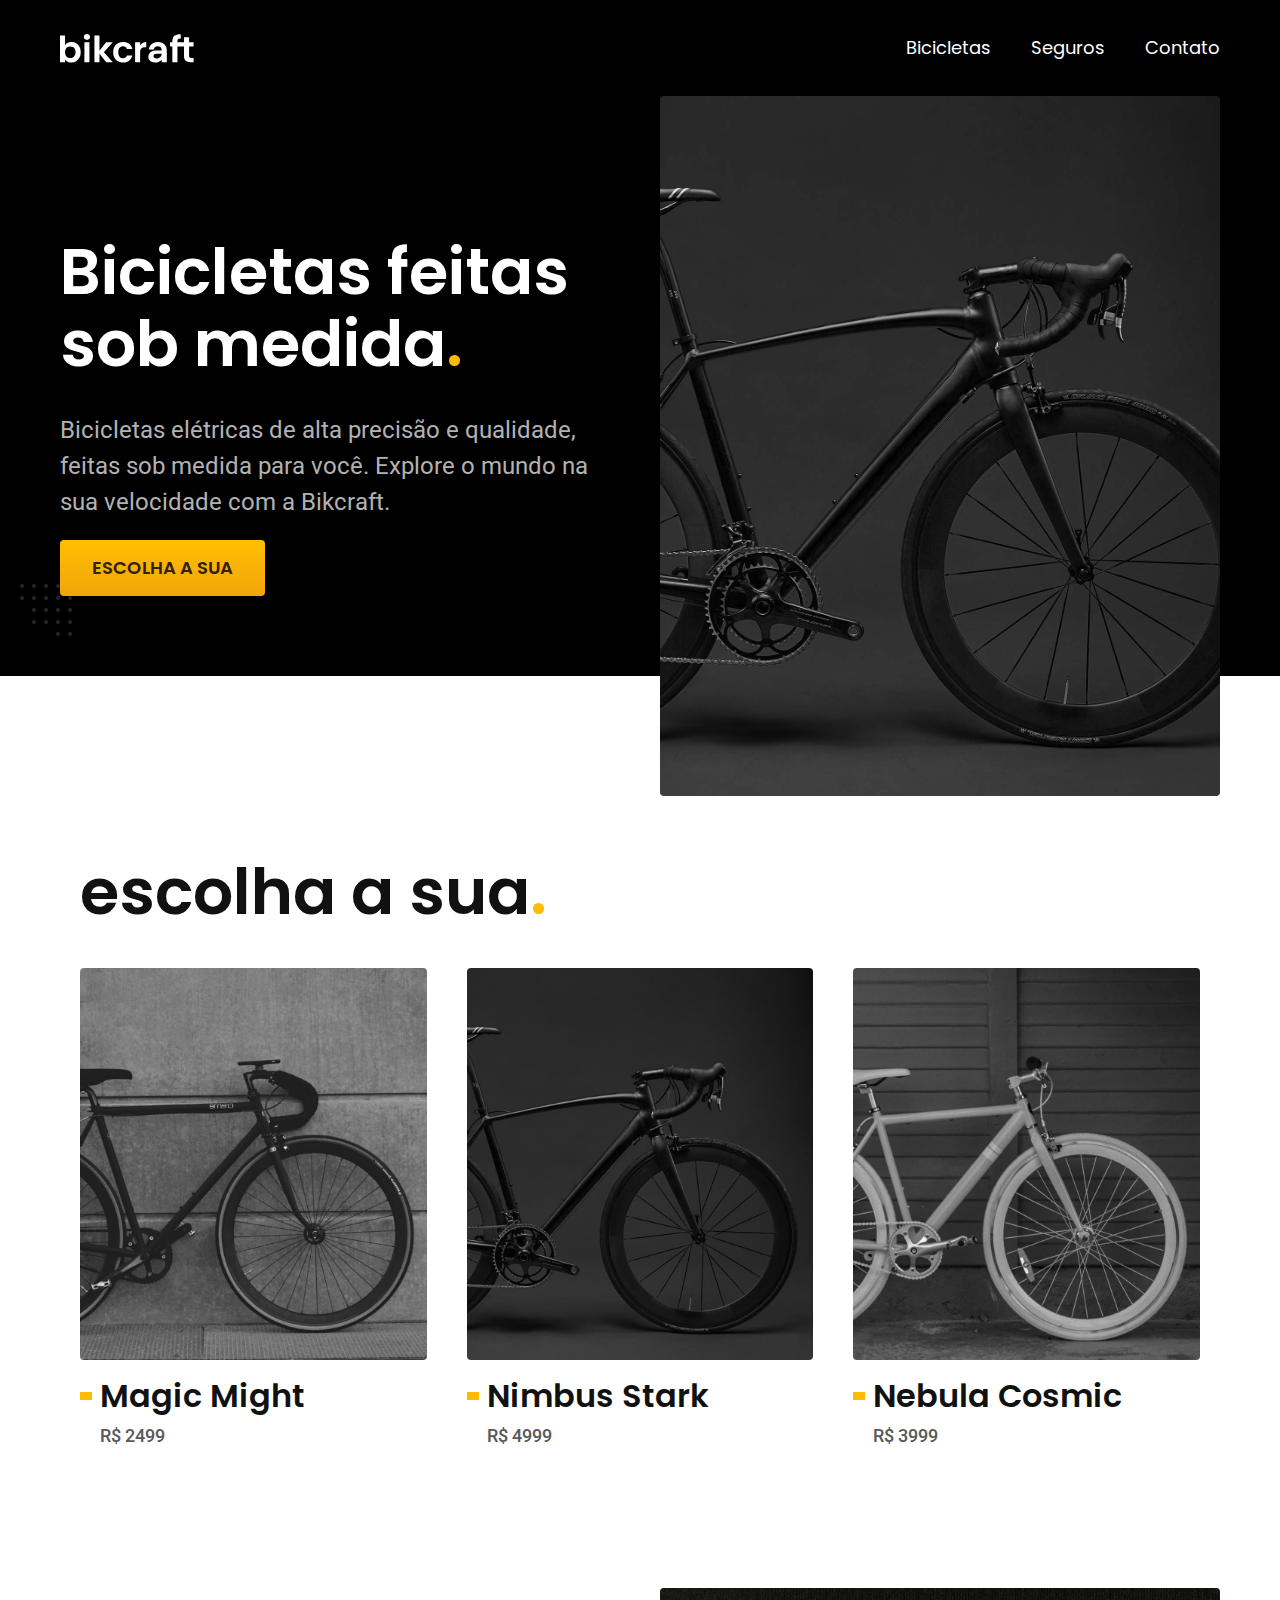
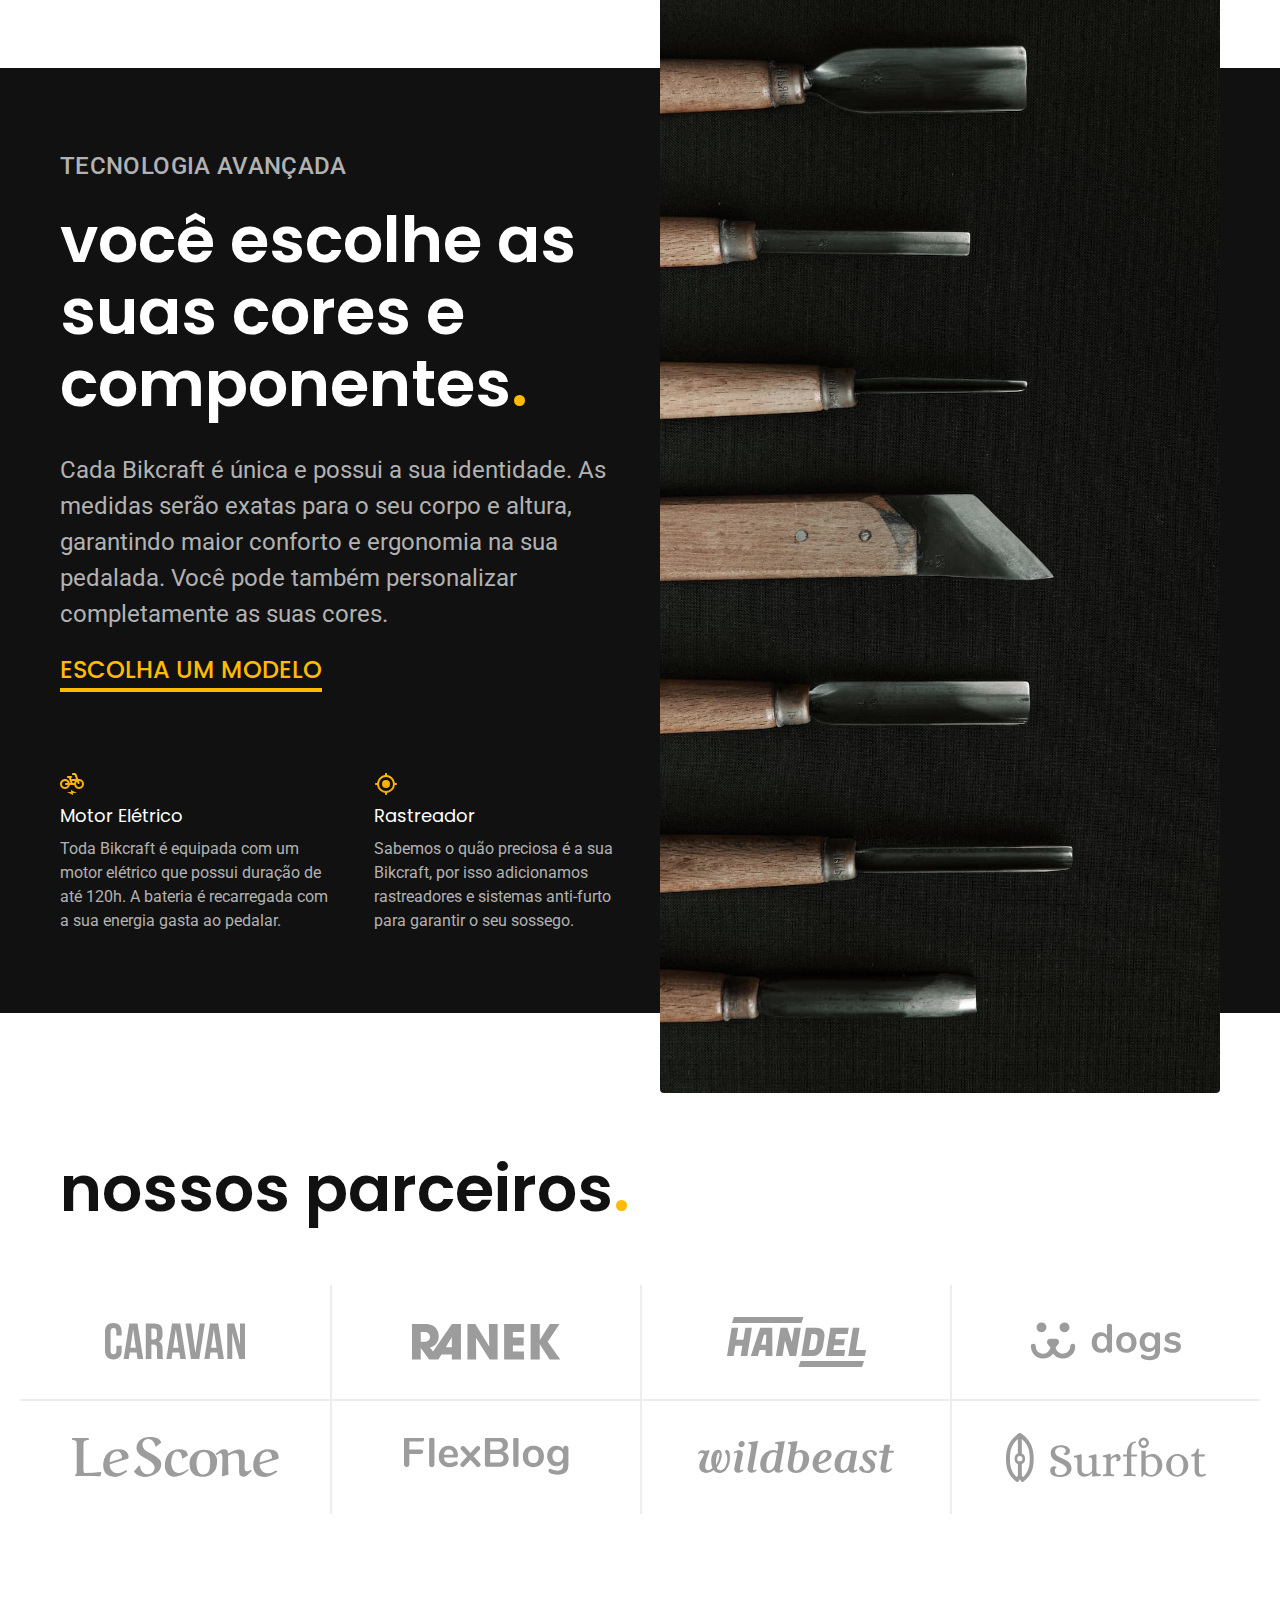
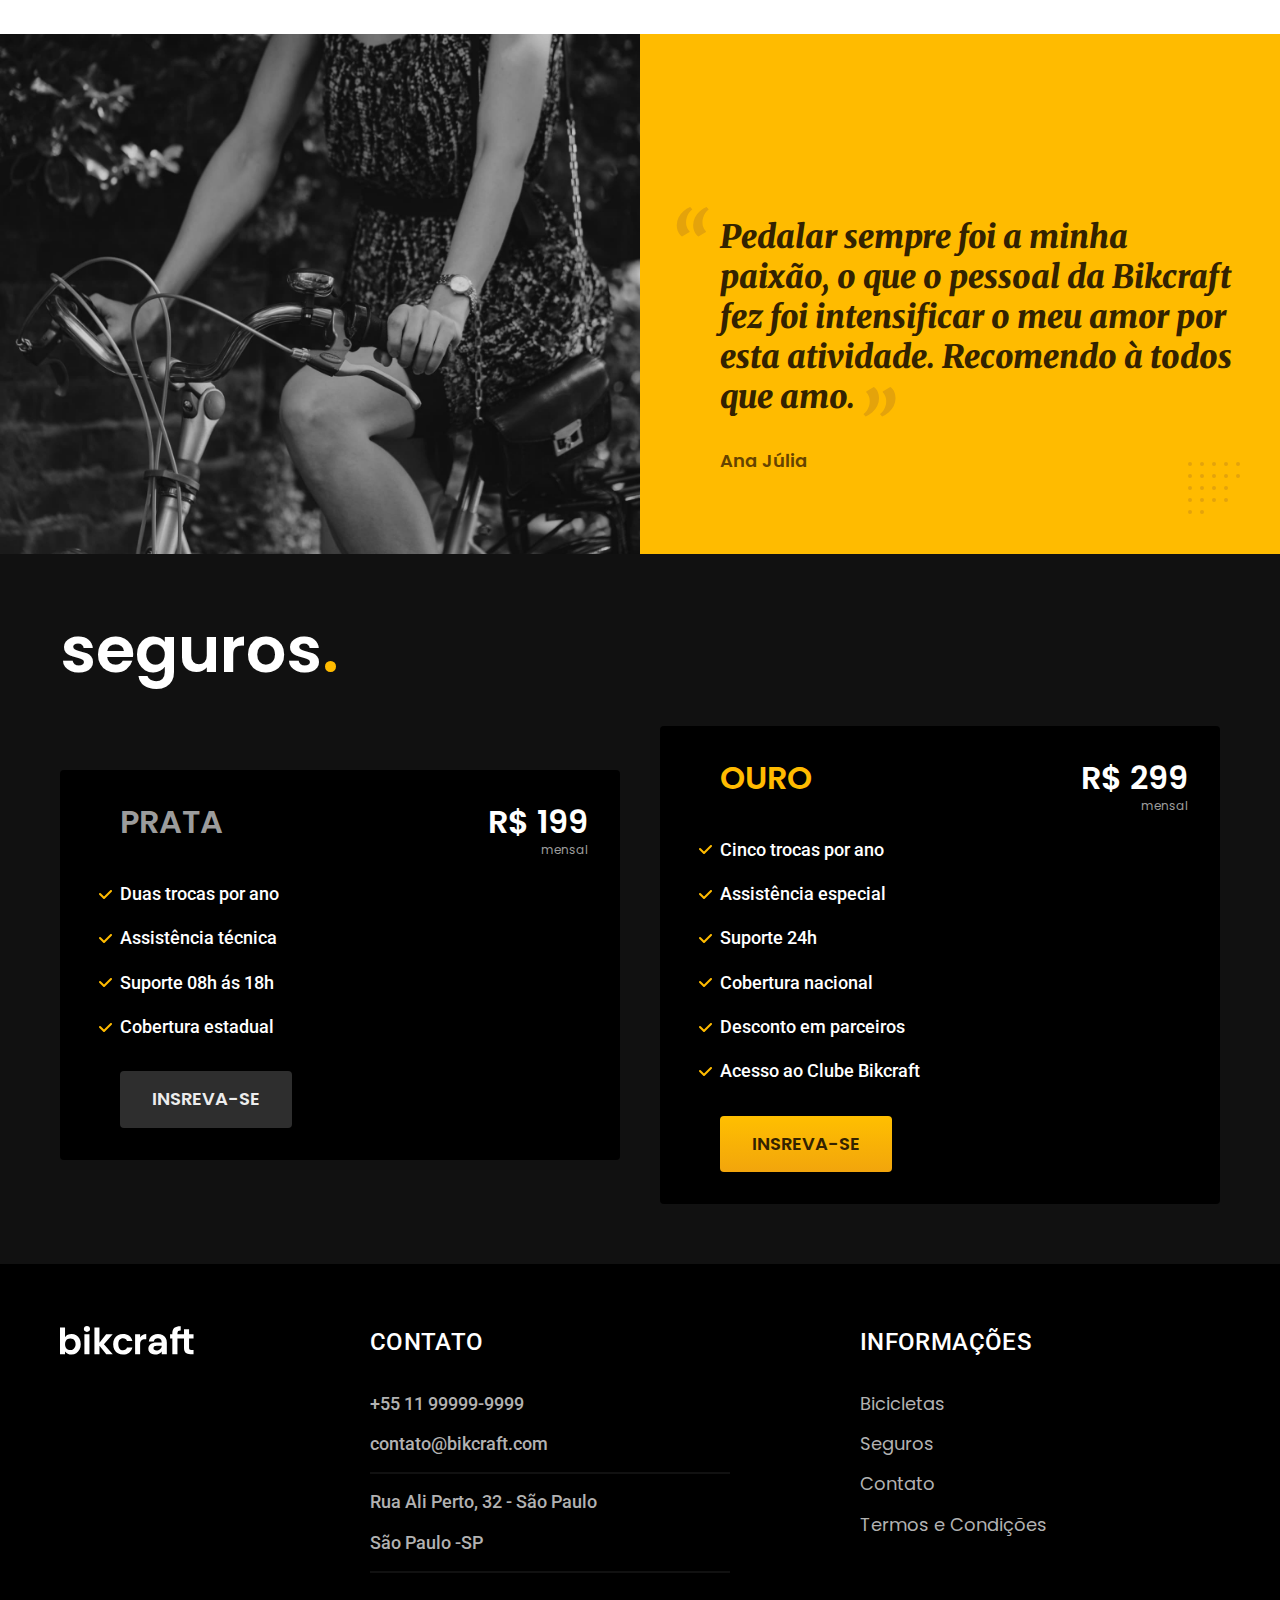
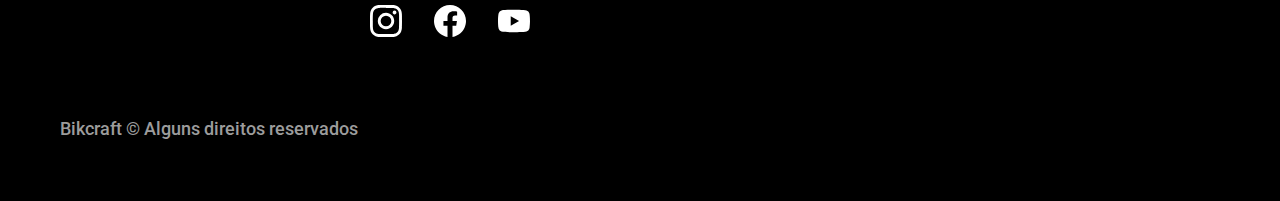
<file: index.html>
<!DOCTYPE html>
<html lang="pt-br">

<head>
  <meta charset="UTF-8">
  <meta name="viewport" content="width=device-width, initial-scale=1.0">

  <title>Bikcraft - Bicicletas Elétricas</title>
  <meta name="description" content="Bicicletas elétricas de alta precisão e qualidade,  feitas sob medida para o cliente. Explore o mundo na sua velocidade com a Bikcraft.">

  <link rel="shortcut icon" href="./favicon.svg" type="image/x-icon">
  <link rel="preload" href="./css/style.css" as="style">
  <link rel="stylesheet" href="./css/style.css">

  <link rel="preconnect" href="https://fonts.googleapis.com">
  <link rel="preconnect" href="https://fonts.gstatic.com" crossorigin>
  <link href="https://fonts.googleapis.com/css2?family=Merriweather:ital,wght@1,900&family=Poppins:wght@400;600&family=Roboto:wght@400;500&display=swap" rel="stylesheet">

  <script>document.documentElement.classList.add('js');</script>
</head>

<body>
  <header class="header-bg">
    <div class="header container">
      <a href="./"><img src="./img/bikcraft.svg" width="136" height="32" alt="Bikcraft">
      </a>
      <nav aria-label="primaria">
        <ul class="header-menu font-1-m cor-0">
          <li><a href="./bicicletas.html">Bicicletas</a></li>
          <li><a href="./seguros.html">Seguros</a></li>
          <li><a href="./contato.html">Contato</a></li>
        </ul>
      </nav>
    </div>
  </header>

  <main class="introducao-bg">
    <div class="introducao container">
      <div class="introducao-conteudo">
        <h1 class="font-1-xxl cor-0 fadeInDown" data-anime="200">Bicicletas feitas sob medida<span class="cor-p1">.</span></h1>
        <p class="font-2-l cor-5 fadeInDown" data-anime="400">Bicicletas elétricas de alta precisão e qualidade, feitas sob medida para você. Explore o mundo na sua velocidade com a Bikcraft.</p>
        <a class="botao fadeInDown" data-anime="600" href="./bicicletas.html">Escolha a sua</a>
      </div>
      <picture class="fadeInDown" data-anime="800">
        <source media="(max-width: 800px)" srcset="./img/bicicletas/nimbus.jpg">
        <img src="./img/fotos/introducao.jpg" width="1280" height="1600" alt="Bicleta elétrica preta.">
      </picture>
    </div>
  </main>

  <article class="container bicicletas-lista">
    <h2 class="container font-1-xxl">escolha a sua<span class="cor-p1">.</span></h2>

    <ul>
      <li>
        <a href="./bicicletas/magic.html">
          <img src="./img/bicicletas/magic-home.jpg" width="920" height="1040" alt="Bicicleta preta">
          <h3 class="font-1-xl">Magic Might</h3>
          <span class="font-2-m cor-8">R$ 2499</span>
        </a>
      </li>
      <li>
        <a href="./bicicletas/nimbus.html">
          <img src="./img/bicicletas/nimbus-home.jpg" width="920" height="1040" alt="Bicicleta preta">
          <h3 class="font-1-xl">Nimbus Stark</h3>
          <span class="font-2-m cor-8">R$ 4999</span>
        </a>
      </li>
      <li>
        <a href="./bicicletas/nebula.html">
          <img src="./img/bicicletas/nebula-home.jpg" width="920" height="1040" alt="Bicicleta preta">
          <h3 class="font-1-xl">Nebula Cosmic</h3>
          <span class="font-2-m cor-8">R$ 3999</span>
        </a>
      </li>
    </ul>
  </article>

  <article class="tecnologia-bg">
    <div class="tecnologia container">
      <div class="tecnologia-conteudo">
        <span class="font-2-l-b cor-5">Tecnologia Avançada</span>
        <h2 class="font-1-xxl cor-0">você escolhe as suas cores e componentes<span class="cor-p1">.</span></h2>
        <p class="font-2-l cor-5">Cada Bikcraft é única e possui a sua identidade. As medidas serão exatas para o seu corpo e altura, garantindo maior conforto e ergonomia na sua pedalada. Você pode também personalizar completamente as suas cores.</p>
        <a class="link" href=".bicicletas.html">Escolha  um modelo</a>
        <div class="tecnologia-vantagens">
          <div>
            <img src="./img/icones/eletrica.svg" width="24" height="24" alt="">
            <h3 class="font-1-m cor-0">Motor Elétrico</h3>
            <p class="font-2-s cor-5">Toda Bikcraft é equipada com um motor elétrico que possui duração de até 120h. A bateria é recarregada com a sua energia gasta ao pedalar.</p>
          </div>
          <div>
            <img src="./img/icones/rastreador.svg" width="24" height="24" alt="">
            <h3 class="font-1-m cor-0">Rastreador</h3>
            <p class="font-2-s cor-5">Sabemos o quão preciosa é a sua Bikcraft, por isso adicionamos rastreadores e sistemas anti-furto para garantir o seu sossego.</p>
          </div>
        </div>
      </div>
      
      <div class="tecnologia-imagem">
        <img src="./img/fotos/tecnologia.jpg" width="1200" height="1920" alt="">
      </div>
    </div>
  </article>

  <section class="parceiros" aria-label="Nossos Parceiros">
    <h2 class="container font-1-xxl">nossos parceiros<span class="cor-p1">.</span></h2>

    <ul>
      <li><img src="./img/parceiros/caravan.svg" width="140" height="38" alt="caravan"></li>
      <li><img src="./img/parceiros/ranek.svg" width="149" height="36" alt="ranek"></li>
      <li><img src="./img/parceiros/handel.svg" width="139" height="50" alt="handel"></li>
      <li><img src="./img/parceiros/dogs.svg" width="152" height="39" alt="dogs"></li>
      <li><img src="./img/parceiros/lescone.svg" width="208" height="41" alt="lescone"></li>
      <li><img src="./img/parceiros/flexblog.svg" width="165" height="38" alt="flexblog"></li>
      <li><img src="./img/parceiros/wildbeast.svg" width="196" height="34" alt="wildbeast"></li>
      <li><img src="./img/parceiros/surfbot.svg" width="200" height="49" alt="surfbot"></li>
    </ul>
  </section>

  <section class="depoimento" aria-label="Depoimento">
    <div>
      <img src="./img/fotos/depoimento.jpg" width="1560" height="1360" alt="Pessoa pedalando uma bicicleta Bikcraft">
    </div>
    <div class="depoimento-conteudo">
      <blockquote class="font-1-xl cor-p5">
        <p>Pedalar sempre foi a minha paixão, o que o pessoal da Bikcraft fez foi intensificar o meu amor por esta atividade. Recomendo à todos que amo.</p>
      </blockquote>
      <span class="font-1-m-b cor-p4">Ana Júlia</span>
    </div>
  </section>

  <article class="seguros-bg">
    <div class="seguros container">
      <h2 class="font-1-xxl cor-0">seguros<span class="cor-p1">.</span></h2>
      <div class="seguros-item">
        <h3 class="font-1-xl cor-6">PRATA</h3>
        <span class="font-1-xl cor-0">R$ 199 <span class="font-1-xs cor-6">mensal</span></span>
        <ul class="font-2-m cor-0">
          <li>Duas trocas por ano</li>
          <li>Assistência técnica</li>
          <li>Suporte 08h ás 18h</li>
          <li>Cobertura estadual</li>
        </ul>
        <a class="botao secundario" href=".oracamento.html">Insreva-se</a>
      </div>
      
      <div class="seguros-item">
        <h3 class="font-1-xl cor-p1">OURO</h3>
        <span class="font-1-xl cor-0">R$ 299 <span class="font-1-xs cor-6">mensal</span></span>
        <ul class="font-2-m cor-0">
          <li>Cinco trocas por ano</li>
          <li>Assistência especial</li>
          <li>Suporte 24h</li>
          <li>Cobertura nacional</li>
          <li>Desconto em parceiros</li>
          <li>Acesso ao Clube Bikcraft</li>
        </ul>
        <a class="botao" href=".oracamento.html">Insreva-se</a>
      </div>
    </div>
  </article>

  <footer class="footer-bg">
    <div class="footer container">
      <img src="./img/bikcraft.svg" width="136" height="32" alt="Bikcraft">
      <div class="footer-contato">
        <h3 class="font-2-l-b cor-0">Contato</h3>
        <ul class="font-2-m cor-5">
          <li><a href="tel:+5511999999999">+55 11 99999-9999</a></li>
          <li><a href="mailto:">contato@bikcraft.com</a></li>
          <li>Rua Ali Perto, 32 - São Paulo</li>
          <li>São Paulo -SP</li>
        </ul>
        <div class="footer-redes">
          <a href="./">
            <img src="./img/redes/instagram.svg" width="32" height="32" alt="Instagram">
          </a>
          <a href="./">
            <img src="./img/redes/facebook.svg" width="32" height="32" alt="Facebook">
          </a>
          <a href="./">
            <img src="./img/redes/youtube.svg" width="32" height="32" alt="YouTube">
          </a>
        </div>
      </div>
      <div class="footer-informacoes">
        <h3 class="font-2-l-b cor-0">Informações</h3>
        <nav>
          <ul class="font-1-m cor-5">
          <li><a href="./bicicletas.html">Bicicletas</a></li>
          <li><a href="./seguros.html">Seguros</a></li>
          <li><a href="./contato.html">Contato</a></li>
          <li><a href="./termos.html">Termos e Condições</a></li>
          </ul>
        </nav>
      </div>
      <p class="footer-copy font-2-m cor-6">Bikcraft © Alguns direitos reservados</p>
    </div>

  </footer>

  <script src="./js/plugins/simple-anime.js"></script>
  <script src="./js/script.js"></script>

</body>

</html>
</file>
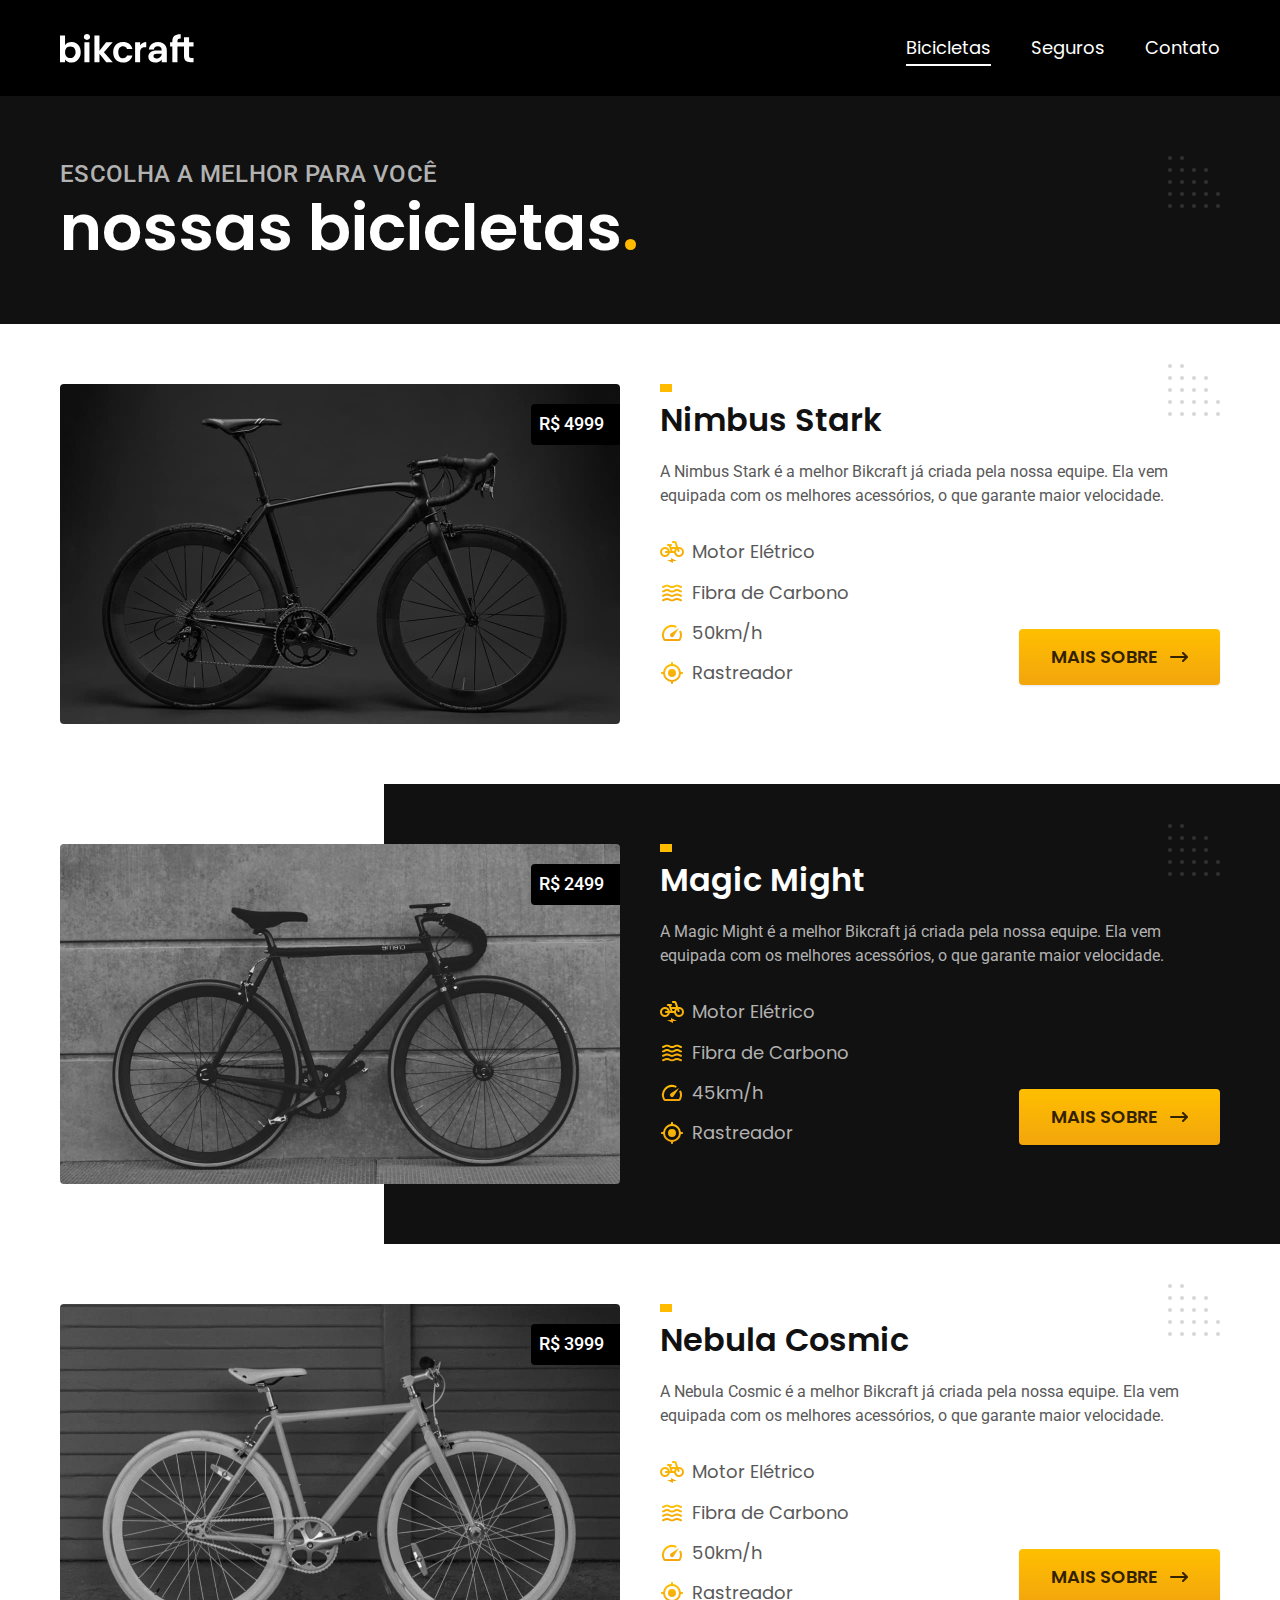
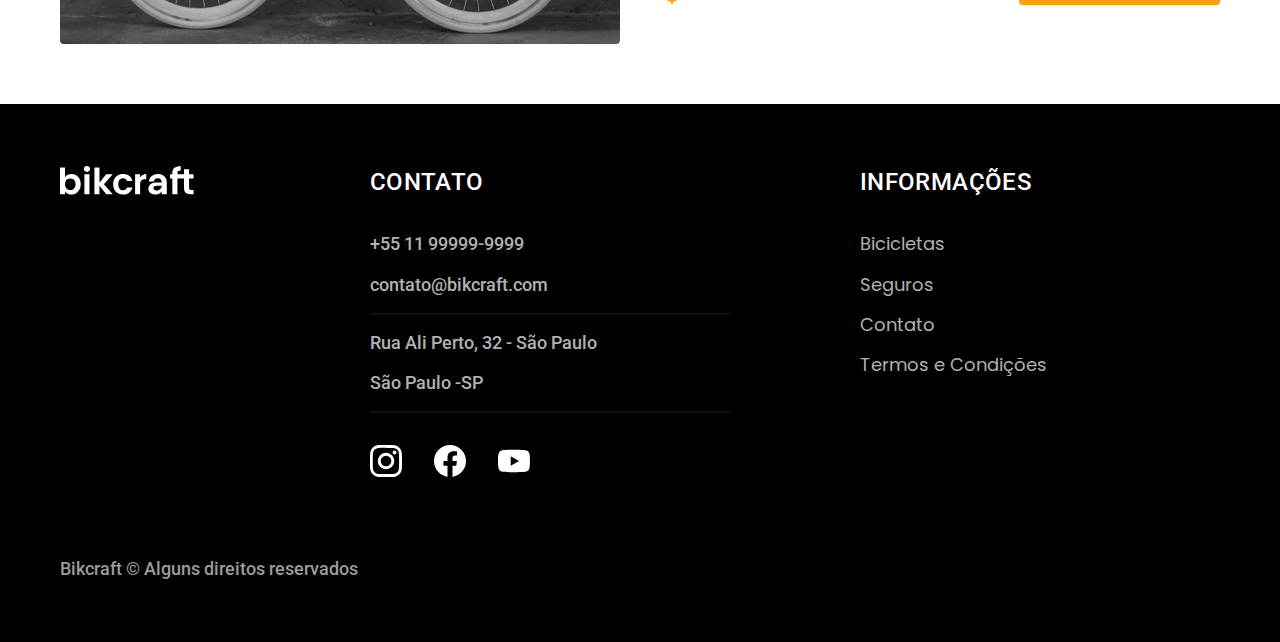
<file: bicicletas.html>
<!DOCTYPE html>
<html lang="pt-br">

<head>
  <meta charset="UTF-8">
  <meta name="viewport" content="width=device-width, initial-scale=1.0">

  <title>Bicicletas | Bikcraft</title>
  <meta name="description" content="Bicicletas.">

     <link rel="shortcut icon" href="./favicon.svg" type="image/x-icon">
  <link rel="preload" href="./css/style.css" as="style">
  <link rel="stylesheet" href="./css/style.css">

  <link rel="preconnect" href="https://fonts.googleapis.com">
  <link rel="preconnect" href="https://fonts.gstatic.com" crossorigin>
  <link href="https://fonts.googleapis.com/css2?family=Merriweather:ital,wght@1,900&family=Poppins:wght@400;600&family=Roboto:wght@400;500&display=swap" rel="stylesheet">
  <script>document.documentElement.classList.add('js');</script>
</head>

<body id="bicicletas">
  <header class="header-bg">
    <div class="header container">
      <a href="./"><img src="./img/bikcraft.svg" alt="Bikcraft">
      </a>
      <nav aria-label="primaria">
        <ul class="header-menu font-1-m cor-0">
          <li><a href="./bicicletas.html">Bicicletas</a></li>
          <li><a href="./seguros.html">Seguros</a></li>
          <li><a href="./contato.html">Contato</a></li>
        </ul>
      </nav>
    </div>
  </header>

  <main>
    <div class="titulo-bg">
        <div class="titulo container">
          <h2 class="font-2-l-b cor-5">escolha a melhor para você</h2>
          <h1 class="font-1-xxl cor-0">nossas bicicletas<span class="cor-p1">.</span></h1>
        </div>
    </div>

      <div class="bicicletas container">
        <div class="bicicletas-imagem">
          <img src="./img/bicicletas/nimbus.jpg" alt="Bicicleta preta">
          <span class="font-2-m cor-0">R$ 4999</span>
        </div>
        <div class="bicicletas-conteudo">
          <h2 class="font-1-xl">Nimbus Stark</h2>
          <p class="font-2-s cor-8">A Nimbus Stark é a melhor Bikcraft já criada pela nossa equipe. Ela vem equipada com os melhores acessórios, o que garante maior velocidade.</p>
          <ul class="font-1-m cor-8">
            <li>
              <img src="./img/icones/eletrica.svg" alt="">
              Motor Elétrico
            </li>
            <li>
              <img src="./img/icones/carbono.svg" alt="">
              Fibra de Carbono
            </li>
            <li>
              <img src="./img/icones/velocidade.svg" alt="">
              50km/h
            </li>
            <li>
              <img src="./img/icones/rastreador.svg" alt="">
              Rastreador
            </li>
          </ul>
          <a class="botao seta" href="./bicicletas/nimbus.html">Mais Sobre</a>
        </div>
      </div>

    <div class="bicicletas-bg">
      <div class="bicicletas container">
        <div class="bicicletas-imagem">
          <img src="./img/bicicletas/magic.jpg" alt="Bicicleta preta">
          <span class="font-2-m cor-0">R$ 2499</span>
        </div>
        <div class="bicicletas-conteudo">
          <h2 class="font-1-xl cor-0">Magic Might</h2>
          <p class="font-2-s cor-5">A Magic Might é a melhor Bikcraft já criada pela nossa equipe. Ela vem equipada com os melhores acessórios, o que garante maior velocidade.</p>
          <ul class="font-1-m cor-5">
            <li>
              <img src="./img/icones/eletrica.svg" alt="">
              Motor Elétrico
            </li>
            <li>
              <img src="./img/icones/carbono.svg" alt="">
              Fibra de Carbono
            </li>
            <li>
              <img src="./img/icones/velocidade.svg" alt="">
              45km/h
            </li>
            <li>
              <img src="./img/icones/rastreador.svg" alt="">
              Rastreador
            </li>
          </ul>
          <a class="botao seta" href="./bicicletas/magic.html">Mais Sobre</a>
        </div>
      </div>
    </div>

      <div class="bicicletas container">
        <div class="bicicletas-imagem">
          <img src="./img/bicicletas/nebula.jpg" alt="Bicicleta preta">
          <span class="font-2-m cor-0">R$ 3999</span>
        </div>
        <div class="bicicletas-conteudo">
          <h2 class="font-1-xl">Nebula Cosmic</h2>
          <p class="font-2-s cor-8">A Nebula Cosmic é a melhor Bikcraft já criada pela nossa equipe. Ela vem equipada com os melhores acessórios, o que garante maior velocidade.</p>
          <ul class="font-1-m cor-8">
            <li>
              <img src="./img/icones/eletrica.svg" alt="">
              Motor Elétrico
            </li>
            <li>
              <img src="./img/icones/carbono.svg" alt="">
              Fibra de Carbono
            </li>
            <li>
              <img src="./img/icones/velocidade.svg" alt="">
              50km/h
            </li>
            <li>
              <img src="./img/icones/rastreador.svg" alt="">
              Rastreador
            </li>
          </ul>
          <a class="botao seta" href="./bicicletas/nebula.html">Mais Sobre</a>
        </div>
      </div>
    
  </main>

  <footer class="footer-bg">
    <div class="footer container">
      <img src="./img/bikcraft.svg" alt="Bikcraft">
      <div class="footer-contato">
        <h3 class="font-2-l-b cor-0">Contato</h3>
        <ul class="font-2-m cor-5">
          <li><a href="tel:+5511999999999">+55 11 99999-9999</a></li>
          <li><a href="mailto:">contato@bikcraft.com</a></li>
          <li>Rua Ali Perto, 32 - São Paulo</li>
          <li>São Paulo -SP</li>
        </ul>
        <div class="footer-redes">
          <a href="./">
            <img src="./img/redes/instagram.svg" alt="Instagram">
          </a>
          <a href="./">
            <img src="./img/redes/facebook.svg" alt="Facebook">
          </a>
          <a href="./">
            <img src="./img/redes/youtube.svg" alt="YouTube">
          </a>
        </div>
      </div>
      <div class="footer-informacoes">
        <h3 class="font-2-l-b cor-0">Informações</h3>
        <nav>
          <ul class="font-1-m cor-5">
          <li><a href="./bicicletas.html">Bicicletas</a></li>
          <li><a href="./seguros.html">Seguros</a></li>
          <li><a href="./contato.html">Contato</a></li>
          <li><a href="./termos.html">Termos e Condições</a></li>
          </ul>
        </nav>
      </div>
      <p class="footer-copy font-2-m cor-6">Bikcraft © Alguns direitos reservados</p>
    </div>

  </footer>

  <script src="./js/script.js"></script>
</body>

</html>
</file>
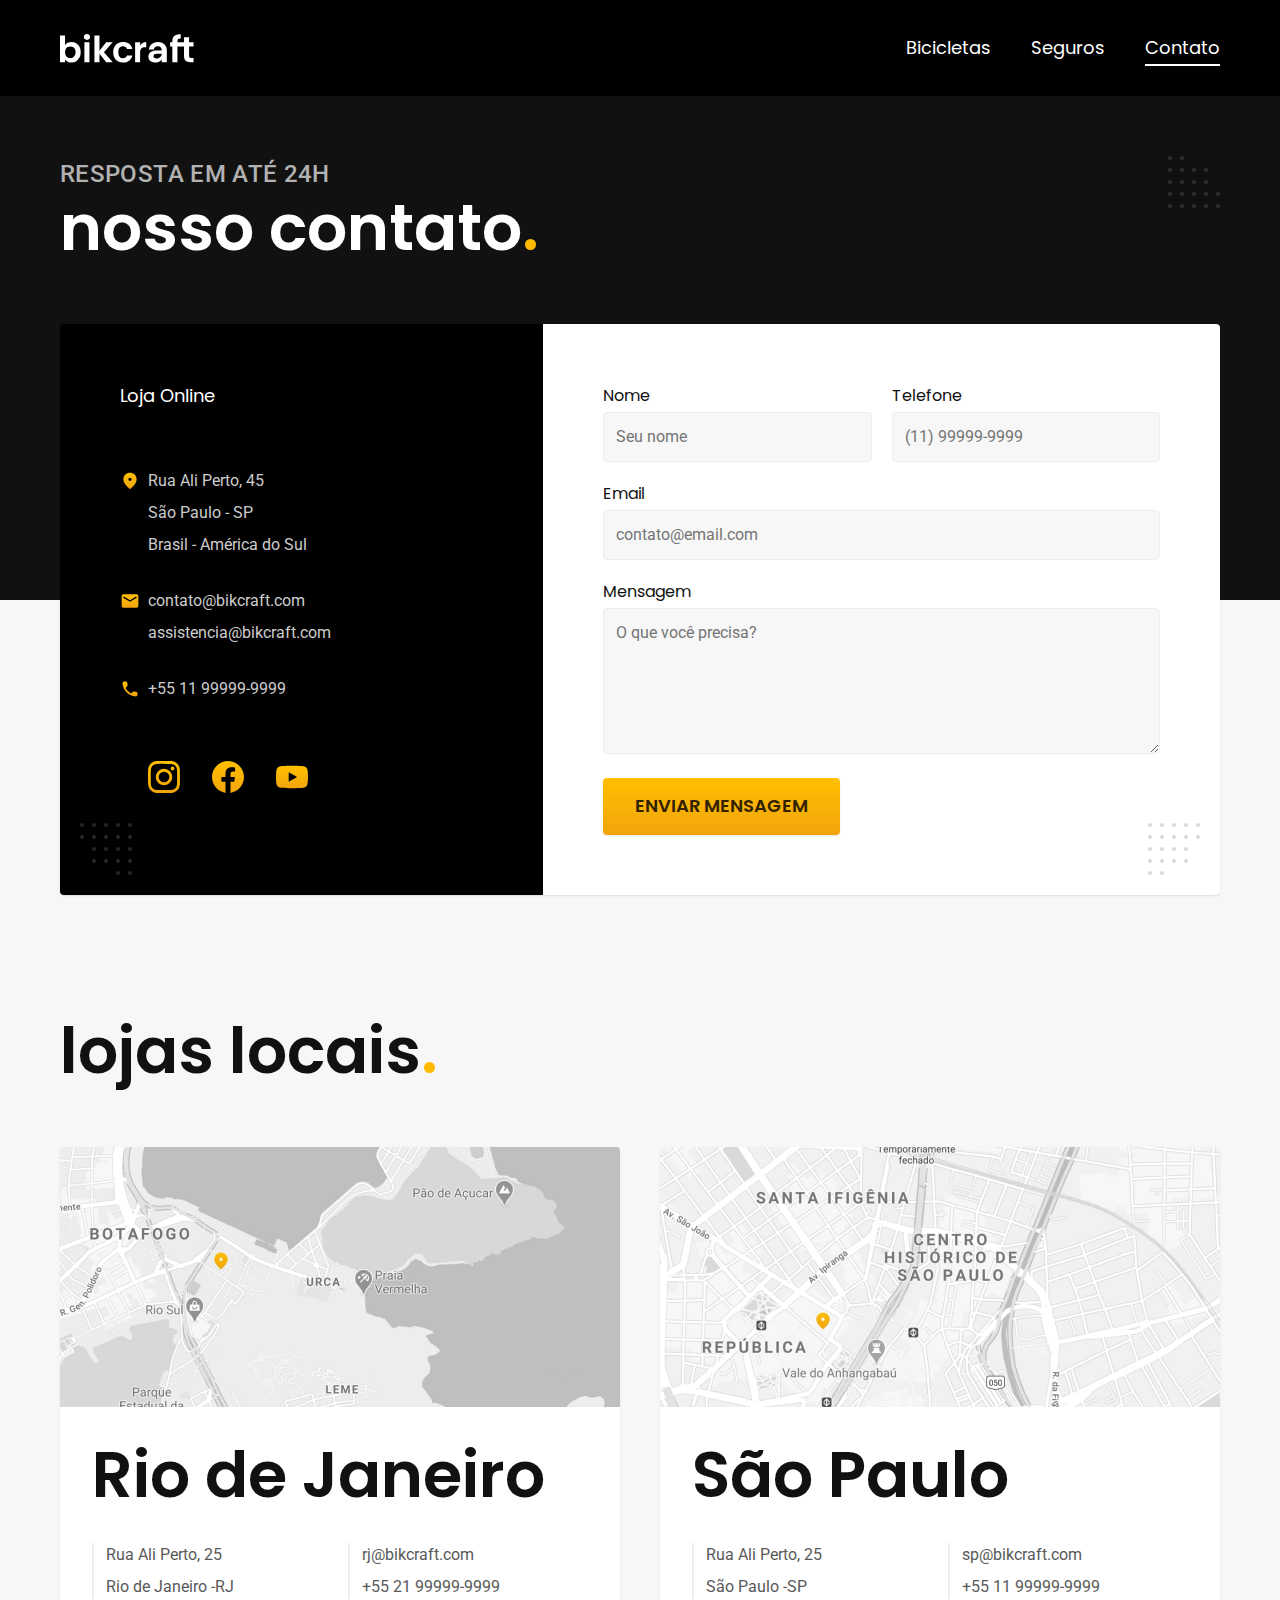
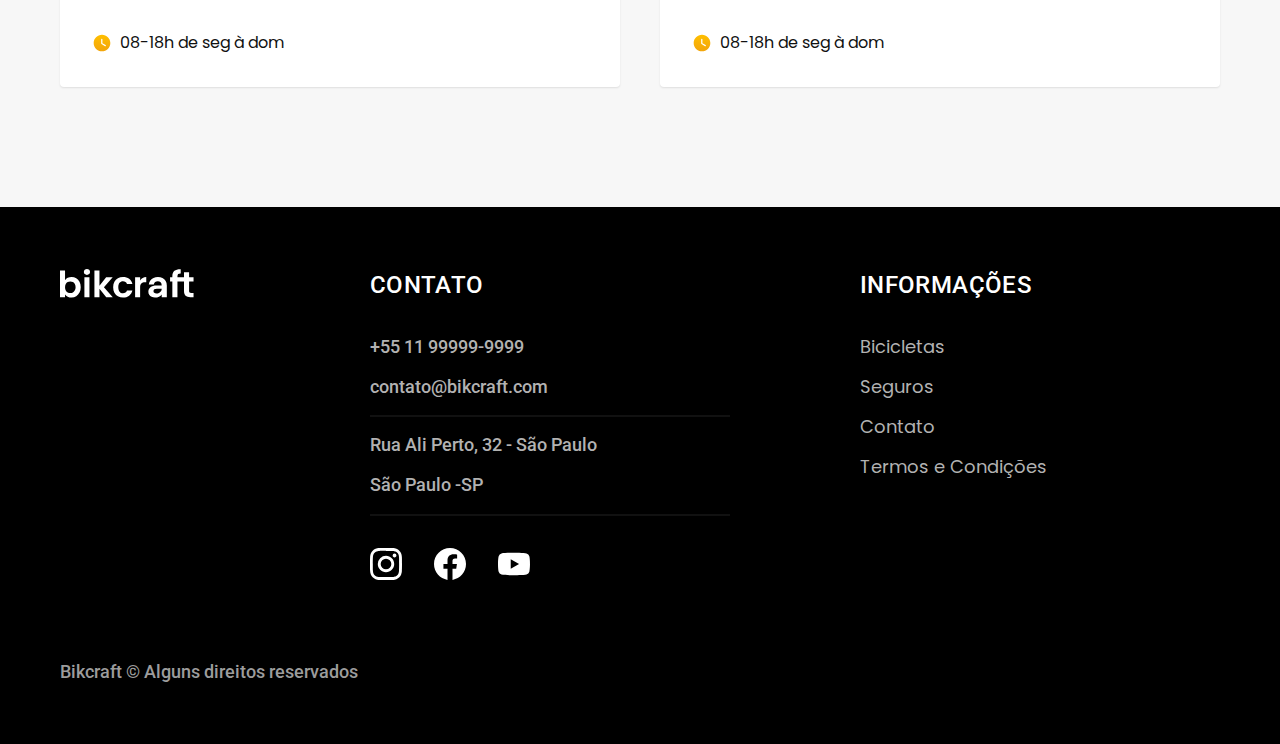
<file: contato.html>
<!DOCTYPE html>
<html lang="pt-br">

<head>
  <meta charset="UTF-8">
  <meta name="viewport" content="width=device-width, initial-scale=1.0">

  <title>Contato | Bikcraft</title>
  <meta name="description" content="Contato.">

     <link rel="shortcut icon" href="./favicon.svg" type="image/x-icon">
  <link rel="preload" href="./css/style.css" as="style">
  <link rel="stylesheet" href="./css/style.css">

  <link rel="preconnect" href="https://fonts.googleapis.com">
  <link rel="preconnect" href="https://fonts.gstatic.com" crossorigin>
  <link href="https://fonts.googleapis.com/css2?family=Merriweather:ital,wght@1,900&family=Poppins:wght@400;600&family=Roboto:wght@400;500&display=swap" rel="stylesheet">
  <script>document.documentElement.classList.add('js');</script>
</head>

<body id="contato">
  <header class="header-bg">
    <div class="header container">
      <a href="./"><img src="./img/bikcraft.svg" alt="Bikcraft">
      </a>
      <nav aria-label="primaria">
        <ul class="header-menu font-1-m cor-0">
          <li><a href="./bicicletas.html">Bicicletas</a></li>
          <li><a href="./seguros.html">Seguros</a></li>
          <li><a href="./contato.html">Contato</a></li>
        </ul>
      </nav>
    </div>
  </header>

  <main>
    <div class="titulo-bg">
        <div class="titulo container">
          <h2 class="font-2-l-b cor-5">resposta em até 24h</h2>
          <h1 class="font-1-xxl cor-0">nosso contato<span class="cor-p1">.</span></h1>
        </div>
    </div>

    <div class="contato container">
      <section class="contato-dados" aria-label="Endereço">
        <h2 class="font-1-m cor-0">Loja Online</h2>
        <div class="contato-endereco font-2-s cor-4">
          <p>Rua Ali Perto, 45</p>
          <p>São Paulo - SP</p>
          <p>Brasil - América do Sul</p>
        </div>
        <address class="contato-meios font-2-s cor-4">
          <a href="mailto:contato@bikcraft.com">contato@bikcraft.com</a>
          <a href="mailto:assistencia@bikcraft.com">assistencia@bikcraft.com</a>
          <a href="tel:+5511999999999">+55 11 99999-9999</a>
        </address>
        <div class="contato-redes">
          <a href="./">
            <img src="./img/redes/instagram-p.svg" alt="Instagram">
          </a>
          <a href="./">
            <img src="./img/redes/facebook-p.svg" alt="Facebook">
          </a>
          <a href="./">
            <img src="./img/redes/youtube-p.svg" alt="YouTube">
          </a>
        </div>
      </section>
      <section class="contato-formulario" aria-label="Formulário">
        <form class="form" action="./contato.html">
          <div>
            <label for="nome">Nome</label>
            <input type="text" name="nome" id="nome" placeholder="Seu nome">
          </div>
          <div>
            <label for="telefone">Telefone</label>
            <input type="text" name="telefone" id="telefone" placeholder="(11) 99999-9999">
          </div>
          <div class="col-2">
            <label for="email">Email</label>
            <input type="email" name="email" id="email" placeholder="contato@email.com">
          </div>
          <div class="col-2">
            <label for="mensagem">Mensagem</label>
            <textarea rows="5" type="text" name="mensagem" id="mensagem" placeholder="O que você precisa?"></textarea>
          </div>
          <button class="botao col-2">Enviar Mensagem</button>
        </form>
      </section>
    </div>

  </main>

  <article class="lojas container">
    <h2 class="font-1-xxl">lojas locais<span class="cor-p1">.</span></h2>
    <div class="lojas-item">
      <img src="./img/lojas/rj.jpg" alt="mapa marcando o endereço em Rua Ali Perto, 25 - Rio de Janeiro - RJ">
      <div class="lojas-conteudo">
        <h3 class="font-1-xxl">Rio de Janeiro</h3>
        <div class="lojas-dados font-2-s cor-8">
          <p>Rua Ali Perto, 25</p>
          <p>Rio de Janeiro -RJ</p>
        </div>
        <div class="lojas-dados font-2-s cor-8">
          <a href="mailto:rj@bikcraft.com">rj@bikcraft.com</a>
          <a href="tel:+5521999999999">+55 21 99999-9999</a>
        </div>
        <p class="lojas-tempo font-1-s"><img src="./img/icones/horario.svg" alt="">08-18h de seg à dom</p>
      </div>
    </div>

    <div class="lojas-item">
      <img src="./img/lojas/sp.jpg" alt="mapa marcando o endereço em Rua Ali Perto, 25 - São Paulo - SP">
      <div class="lojas-conteudo">
        <h3 class="font-1-xxl">São Paulo</h3>
        <div class="lojas-dados font-2-s cor-8">
          <p>Rua Ali Perto, 25</p>
          <p>São Paulo -SP</p>
        </div>
        <div class="lojas-dados font-2-s cor-8">
          <a href="mailto:sp@bikcraft.com">sp@bikcraft.com</a>
          <a href="tel:+5511999999999">+55 11 99999-9999</a>
        </div>
        <p class="font-1-s lojas-tempo"><img src="./img/icones/horario.svg" alt="">08-18h de seg à dom</p>
      </div>
    </div>
  </article>

  <footer class="footer-bg">
    <div class="footer container">
      <img src="./img/bikcraft.svg" alt="Bikcraft">
      <div class="footer-contato">
        <h3 class="font-2-l-b cor-0">Contato</h3>
        <ul class="font-2-m cor-5">
          <li><a href="tel:+5511999999999">+55 11 99999-9999</a></li>
          <li><a href="mailto:">contato@bikcraft.com</a></li>
          <li>Rua Ali Perto, 32 - São Paulo</li>
          <li>São Paulo -SP</li>
        </ul>
        <div class="footer-redes">
          <a href="./">
            <img src="./img/redes/instagram.svg" alt="Instagram">
          </a>
          <a href="./">
            <img src="./img/redes/facebook.svg" alt="Facebook">
          </a>
          <a href="./">
            <img src="./img/redes/youtube.svg" alt="YouTube">
          </a>
        </div>
      </div>
      <div class="footer-informacoes">
        <h3 class="font-2-l-b cor-0">Informações</h3>
        <nav>
          <ul class="font-1-m cor-5">
          <li><a href="./bicicletas.html">Bicicletas</a></li>
          <li><a href="./seguros.html">Seguros</a></li>
          <li><a href="./contato.html">Contato</a></li>
          <li><a href="./termos.html">Termos e Condições</a></li>
          </ul>
        </nav>
      </div>
      <p class="footer-copy font-2-m cor-6">Bikcraft © Alguns direitos reservados</p>
    </div>

  </footer>

  <script src="./js/script.js"></script>
</body>

</html>
</file>
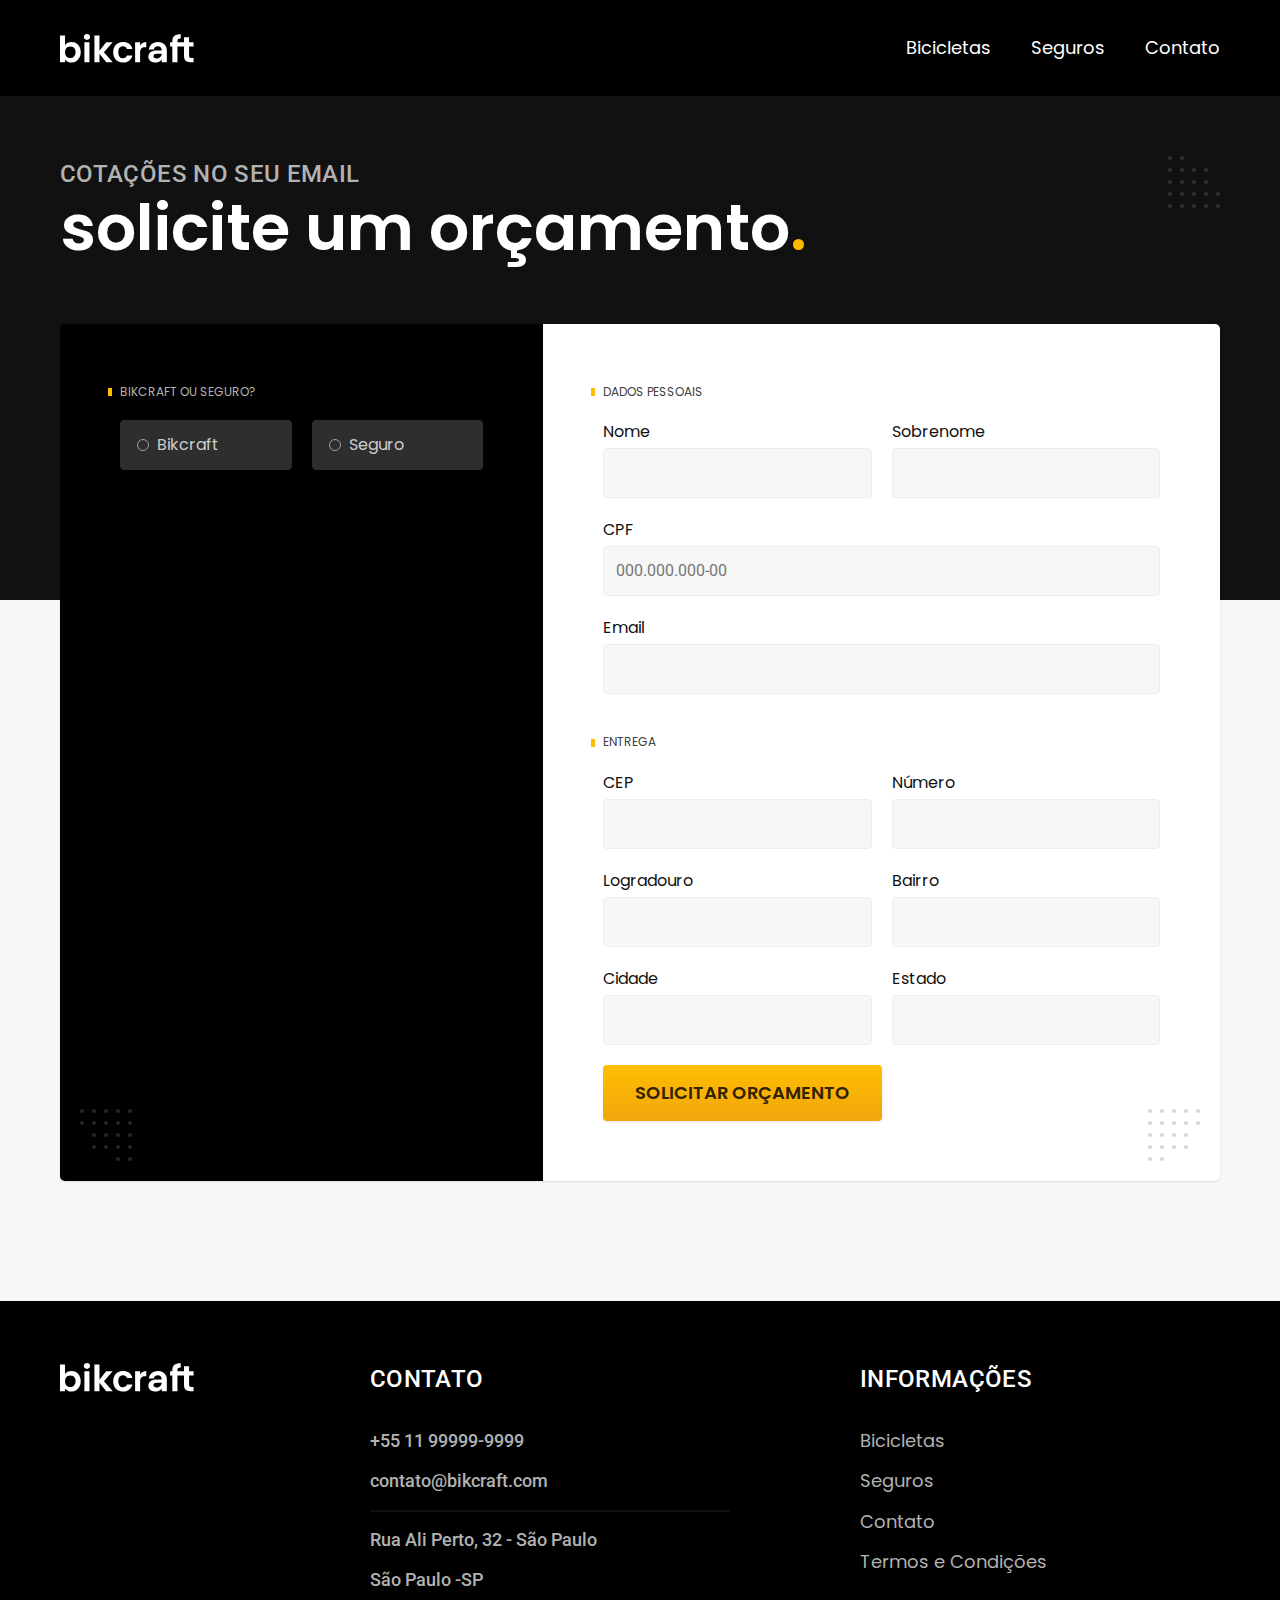
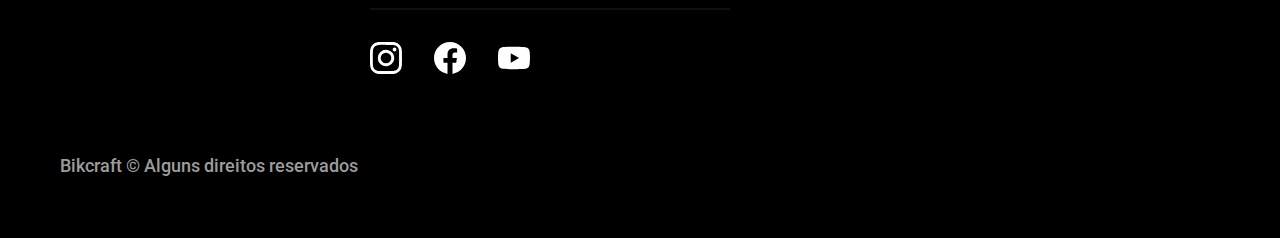
<file: orcamento.html>
<!DOCTYPE html>
<html lang="pt-br">

<head>
  <meta charset="UTF-8">
  <meta name="viewport" content="width=device-width, initial-scale=1.0">

  <title>Orçamento | Bikcraft</title>
  <meta name="description" content="Orçamento.">

     <link rel="shortcut icon" href="./favicon.svg" type="image/x-icon">
  <link rel="preload" href="./css/style.css" as="style">
  <link rel="stylesheet" href="./css/style.css">

  <link rel="preconnect" href="https://fonts.googleapis.com">
  <link rel="preconnect" href="https://fonts.gstatic.com" crossorigin>
  <link href="https://fonts.googleapis.com/css2?family=Merriweather:ital,wght@1,900&family=Poppins:wght@400;600&family=Roboto:wght@400;500&display=swap" rel="stylesheet">
  <script>document.documentElement.classList.add('js');</script>
</head>

<body id="orcamento">
  <header class="header-bg">
    <div class="header container">
      <a href="./"><img src="./img/bikcraft.svg" alt="Bikcraft">
      </a>
      <nav aria-label="primaria">
        <ul class="header-menu font-1-m cor-0">
          <li><a href="./bicicletas.html">Bicicletas</a></li>
          <li><a href="./seguros.html">Seguros</a></li>
          <li><a href="./contato.html">Contato</a></li>
        </ul>
      </nav>
    </div>
  </header>

  <main>
    <div class="titulo-bg">
        <div class="titulo container">
          <h2 class="font-2-l-b cor-5">cotações no seu email</h2>
          <h1 class="font-1-xxl cor-0">solicite um orçamento<span class="cor-p1">.</span></h1>
        </div>
    </div>

    <form class="orcamento container" action="./">
      <div class="orcamento-produto">
        <h2 class="font-1-xs cor-5">Bikcraft ou Seguro?</h2>

        <input type="radio" name="tipo" value="bikcraft" id="bikcraft">
        <label for="bikcraft">Bikcraft</label>

        <input type="radio" name="tipo" value="seguro" id="seguro">
        <label for="seguro">Seguro</label>

        <div class="orcamento-conteudo" id="orcamento-bikcraft">
          <h2 class="font-1-xs cor-5">Escolha a sua</h2>

          <input type="radio" name="produto" value="nimbus" id="nimbus">
          <label for="nimbus">Nimbus Stark <span>R$ 4999</span></label>
          <div class="orcamento-detalhes">
            <ul class="font-1-xs cor-8">
              <li><img src="./img/icones/eletrica.svg" alt="">Motor Elétrico</li>
              <li><img src="./img/icones/carbono.svg" alt="">Fibra de Carbono</li>
              <li><img src="./img/icones/velocidade.svg" alt="">50 km/h</li>
              <li><img src="./img/icones/rastreador.svg" alt="">Rastreador</li>
            </ul>
            <img src="./img/bicicletas/nimbus.jpg" alt="Bicicleta preta">
          </div>

          <input type="radio" name="produto" value="magic" id="magic">
          <label for="magic">Magic Might <span>R$ 2499</span></label>
          <div class="orcamento-detalhes">
            <ul class="font-1-xs cor-8">
              <li><img src="./img/icones/eletrica.svg" alt="">Motor Elétrico</li>
              <li><img src="./img/icones/carbono.svg" alt="">Fibra de Carbono</li>
              <li><img src="./img/icones/velocidade.svg" alt="">45 km/h</li>
              <li><img src="./img/icones/rastreador.svg" alt="">Rastreador</li>
            </ul>
            <img src="./img/bicicletas/magic.jpg" alt="Bicicleta preta">
          </div>

          <input type="radio" name="produto" value="nebula" id="nebula">
          <label for="nebula">Nebula Cosmic <span>R$ 3999</span></label>
          <div class="orcamento-detalhes">
            <ul class="font-1-xs cor-8">
              <li><img src="./img/icones/eletrica.svg" alt="">Motor Elétrico</li>
              <li><img src="./img/icones/carbono.svg" alt="">Fibra de Carbono</li>
              <li><img src="./img/icones/velocidade.svg" alt="">40 km/h</li>
              <li><img src="./img/icones/rastreador.svg" alt="">Rastreador</li>
            </ul>
            <img src="./img/bicicletas/nebula.jpg" alt="Bicicleta branca">
          </div>
        </div>

        <div class="orcamento-conteudo" id="orcamento-seguro">
          <h2 class="font-1-xs cor-5">Escolha o plano</h2>

          <input type="radio" name="produto" value="prata" id="prata">
          <label for="prata">Prata <span>R$ 199</span></label>

          <input type="radio" name="produto" value="ouro" id="ouro">
          <label for="ouro">Ouro <span>R$ 299</span></label>
        </div>

      </div>

      <div class="orcamento-dados form">
        <h2 class="font-1-xs cor-9 col-2">dados pessoais</h2>
        <div>
          <label for="nome">Nome</label>
          <input type="text" name="nome" id="nome">
        </div>
        <div>
          <label for="sobrenome">Sobrenome</label>
          <input type="text" name="sobrenome" id="sobrenome">
        </div>
        <div class="col-2">
          <label for="cpf">CPF</label>
          <input type="text" name="cpf" id="cpf" placeholder="000.000.000-00">
        </div>
        <div class="col-2">
          <label for="email">Email</label>
          <input type="email" name="email" id="email">
        </div>
        <h2 class="font-1-xs cor-9 col-2">entrega</h2>
        <div>
          <label for="cep">CEP</label>
          <input type="text" name="cep" id="cep">
        </div>
        <div>
          <label for="numero">Número</label>
          <input type="text" name="numero" id="numero">
        </div>
        <div>
          <label for="logradouro">Logradouro</label>
          <input type="text" name="logradouro" id="logradouro">
        </div>
        <div>
          <label for="bairro">Bairro</label>
          <input type="text" name="bairro" id="bairro">
        </div>
        <div>
          <label for="cidade">Cidade</label>
          <input type="text" name="cidade" id="cidade">
        </div>
        <div>
          <label for="estado">Estado</label>
          <input type="text" name="estado" id="estado">
        </div>
        <button class="botao col-2">Solicitar Orçamento</button>
      </div>
    </form>
  </main>

  <footer class="footer-bg">
    <div class="footer container">
      <img src="./img/bikcraft.svg" alt="Bikcraft">
      <div class="footer-contato">
        <h3 class="font-2-l-b cor-0">Contato</h3>
        <ul class="font-2-m cor-5">
          <li><a href="tel:+5511999999999">+55 11 99999-9999</a></li>
          <li><a href="mailto:">contato@bikcraft.com</a></li>
          <li>Rua Ali Perto, 32 - São Paulo</li>
          <li>São Paulo -SP</li>
        </ul>
        <div class="footer-redes">
          <a href="./">
            <img src="./img/redes/instagram.svg" alt="Instagram">
          </a>
          <a href="./">
            <img src="./img/redes/facebook.svg" alt="Facebook">
          </a>
          <a href="./">
            <img src="./img/redes/youtube.svg" alt="YouTube">
          </a>
        </div>
      </div>
      <div class="footer-informacoes">
        <h3 class="font-2-l-b cor-0">Informações</h3>
        <nav>
          <ul class="font-1-m cor-5">
          <li><a href="./bicicletas.html">Bicicletas</a></li>
          <li><a href="./seguros.html">Seguros</a></li>
          <li><a href="./contato.html">Contato</a></li>
          <li><a href="./termos.html">Termos e Condições</a></li>
          </ul>
        </nav>
      </div>
      <p class="footer-copy font-2-m cor-6">Bikcraft © Alguns direitos reservados</p>
    </div>

  </footer>

  <script src="./js/script.js"></script>
</body>

</html>
</file>
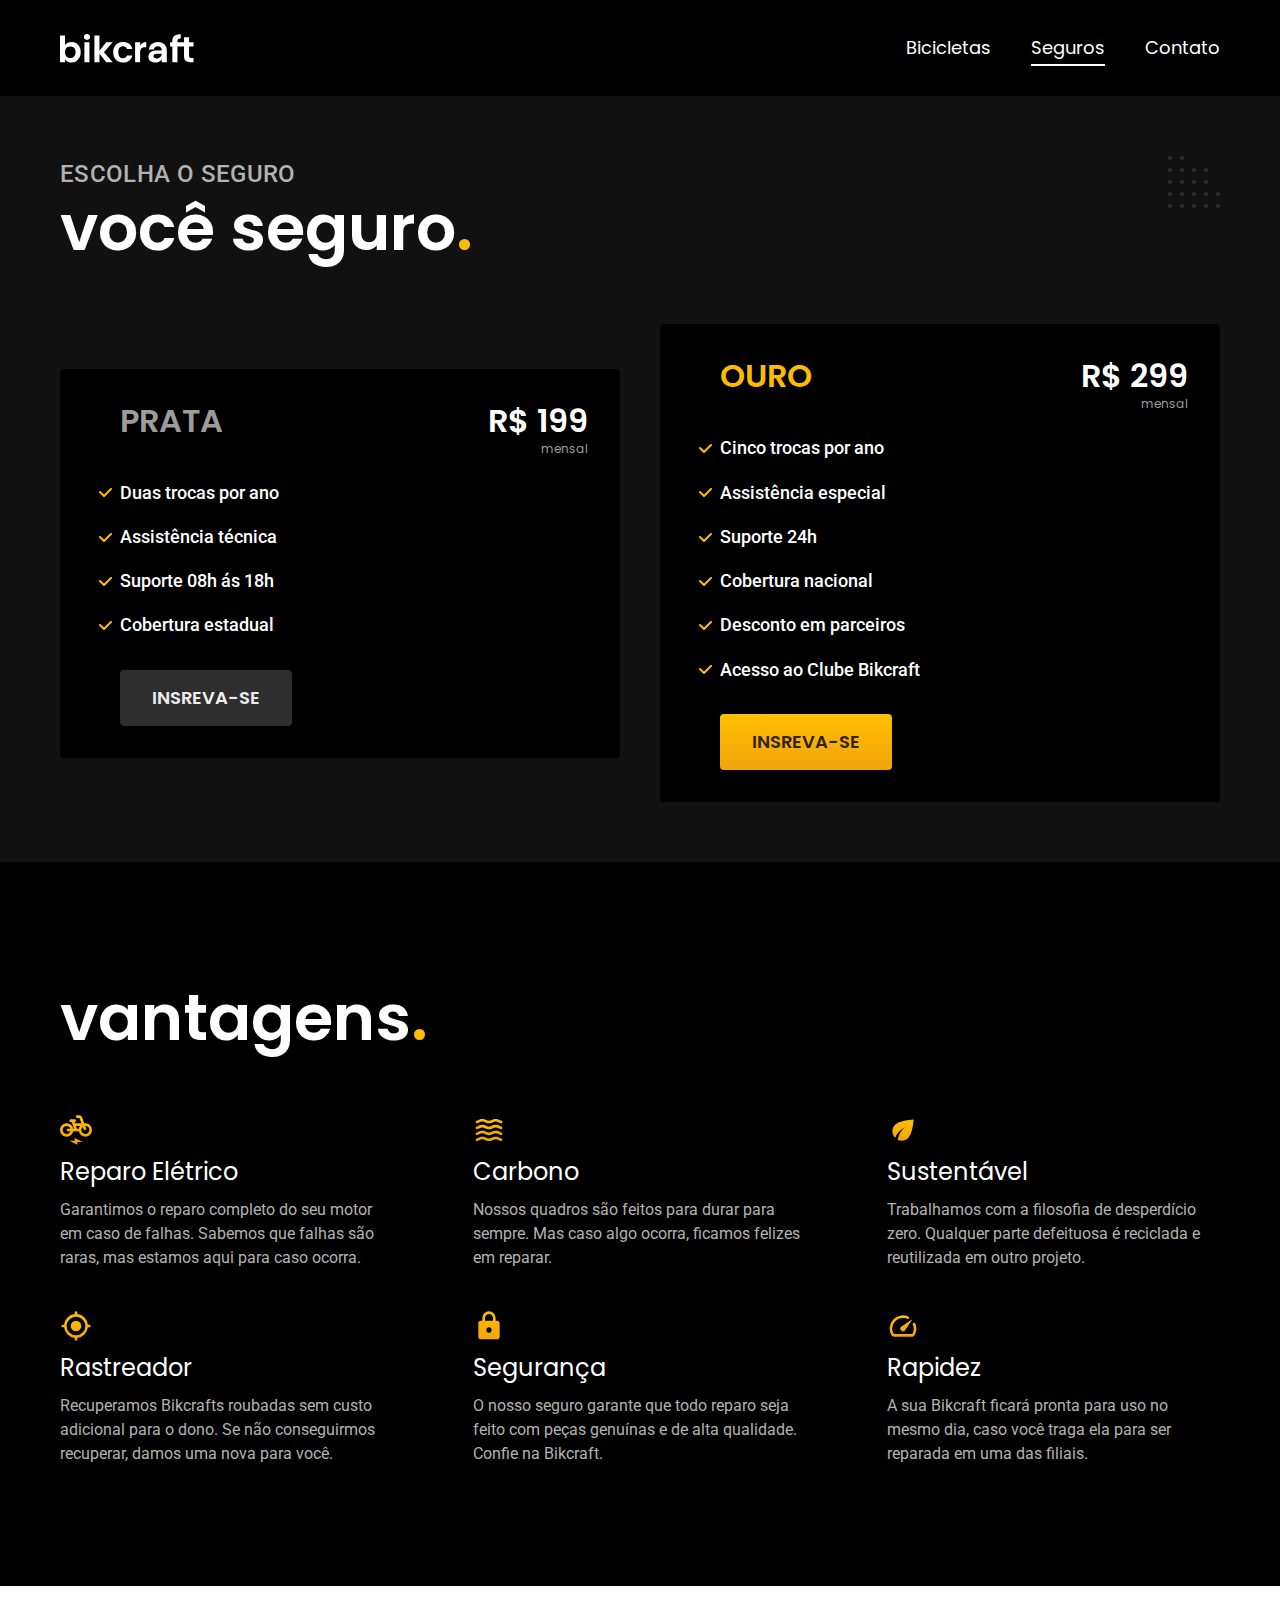
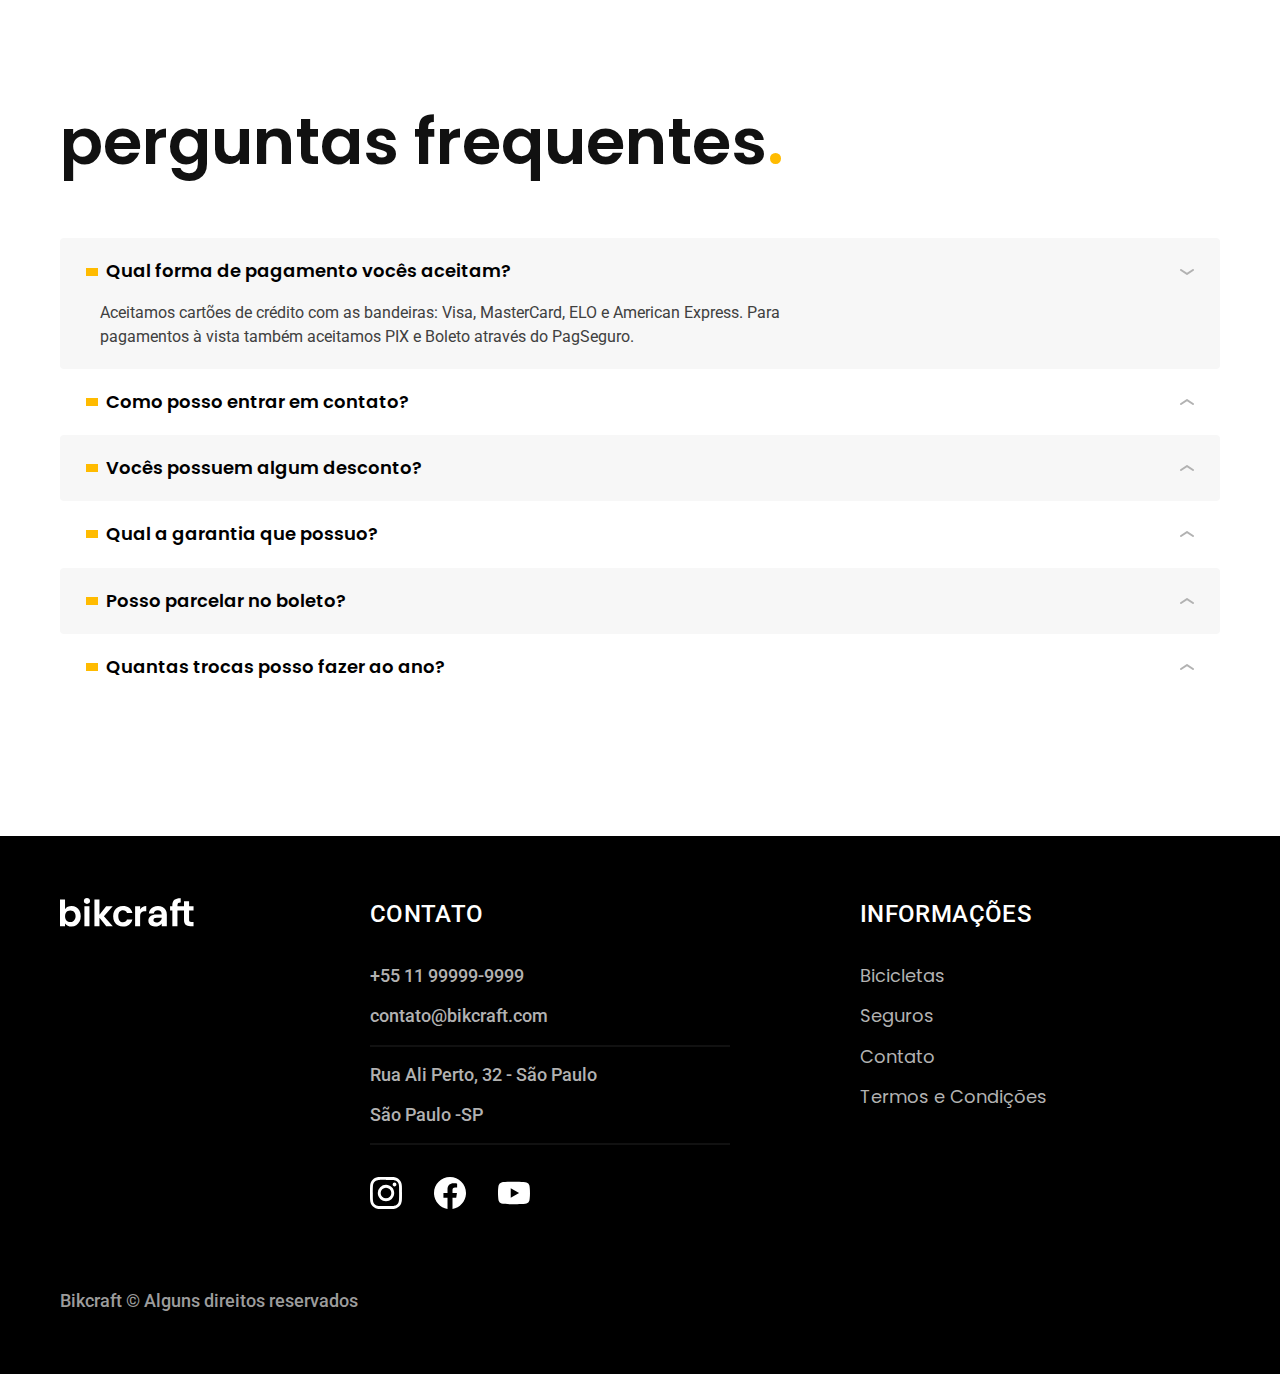
<file: seguros.html>
<!DOCTYPE html>
<html lang="pt-br">

<head>
  <meta charset="UTF-8">
  <meta name="viewport" content="width=device-width, initial-scale=1.0">

  <title>Seguros | Bikcraft</title>
  <meta name="description" content="Seguros.">

     <link rel="shortcut icon" href="./favicon.svg" type="image/x-icon">
  <link rel="preload" href="./css/style.css" as="style">
  <link rel="stylesheet" href="./css/style.css">

  <link rel="preconnect" href="https://fonts.googleapis.com">
  <link rel="preconnect" href="https://fonts.gstatic.com" crossorigin>
  <link href="https://fonts.googleapis.com/css2?family=Merriweather:ital,wght@1,900&family=Poppins:wght@400;600&family=Roboto:wght@400;500&display=swap" rel="stylesheet">
  <script>document.documentElement.classList.add('js');</script>
</head>

<body id="seguros">
  <header class="header-bg">
    <div class="header container">
      <a href="./"><img src="./img/bikcraft.svg" alt="Bikcraft">
      </a>
      <nav aria-label="primaria">
        <ul class="header-menu font-1-m cor-0">
          <li><a href="./bicicletas.html">Bicicletas</a></li>
          <li><a href="./seguros.html">Seguros</a></li>
          <li><a href="./contato.html">Contato</a></li>
        </ul>
      </nav>
    </div>
  </header>

  <main class="seguros-bg">
    <div class="titulo-bg">
        <div class="titulo container">
          <h2 class="font-2-l-b cor-5">escolha o seguro</h2>
          <h1 class="font-1-xxl cor-0">você seguro<span class="cor-p1">.</span></h1>
        </div>
    </div>

      <div class="seguros container">
    
        <div class="seguros-item">
          <h3 class="font-1-xl cor-6">PRATA</h3>
          <span class="font-1-xl cor-0">R$ 199 <span class="font-1-xs cor-6">mensal</span></span>
          <ul class="font-2-m cor-0">
            <li>Duas trocas por ano</li>
            <li>Assistência técnica</li>
            <li>Suporte 08h ás 18h</li>
            <li>Cobertura estadual</li>
          </ul>
          <a class="botao secundario" href="./orcamento.html?tipo=seguro&produto=prata">Insreva-se</a>
        </div>
        
        <div class="seguros-item">
          <h3 class="font-1-xl cor-p1">OURO</h3>
          <span class="font-1-xl cor-0">R$ 299 <span class="font-1-xs cor-6">mensal</span></span>
          <ul class="font-2-m cor-0">
            <li>Cinco trocas por ano</li>
            <li>Assistência especial</li>
            <li>Suporte 24h</li>
            <li>Cobertura nacional</li>
            <li>Desconto em parceiros</li>
            <li>Acesso ao Clube Bikcraft</li>
          </ul>
          <a class="botao" href="./orcamento.html?tipo=seguro&produto=ouro">Insreva-se</a>
        </div>
      </div>

  </main>

  <article class="vantagens-bg">
    <div class="vantagens container">
      <h2 class="font-1-xxl cor-0">vantagens<span class="cor-p1">.</span></h2>
      <ul>
        <li>
          <img src="./img/icones/eletrica.svg" alt="">
          <h3 class="font-1-l cor-0">Reparo Elétrico</h3>
          <p class="font-2-s cor-5">Garantimos o reparo completo do seu motor em caso de falhas. Sabemos que falhas são raras, mas estamos aqui para caso ocorra.</p>
        </li>
        <li>
          <img src="./img/icones/carbono.svg" alt="">
          <h3 class="font-1-l cor-0">Carbono</h3>
          <p class="font-2-s cor-5">Nossos quadros são feitos para durar para sempre. Mas caso algo ocorra, ficamos felizes em reparar.</p>
        </li>
        <li>
          <img src="./img/icones/sustentavel.svg" alt="">
          <h3 class="font-1-l cor-0">Sustentável</h3>
          <p class="font-2-s cor-5">Trabalhamos com a filosofia de desperdício zero. Qualquer parte defeituosa é reciclada e reutilizada em outro projeto.</p>
        </li>
        <li>
          <img src="./img/icones/rastreador.svg" alt="">
          <h3 class="font-1-l cor-0">Rastreador</h3>
          <p class="font-2-s cor-5">Recuperamos Bikcrafts roubadas sem custo adicional para o dono. Se não conseguirmos recuperar, damos uma nova para você.</p>
        </li>
        <li>
          <img src="./img/icones/seguro.svg" alt="">
          <h3 class="font-1-l cor-0">Segurança</h3>
          <p class="font-2-s cor-5">O nosso seguro garante que todo reparo seja feito com peças genuínas e de alta qualidade. Confie na Bikcraft.</p>
        </li>
        <li>
          <img src="./img/icones/velocidade.svg" alt="">
          <h3 class="font-1-l cor-0">Rapidez</h3>
          <p class="font-2-s cor-5">A sua Bikcraft ficará pronta para uso no mesmo dia, caso você traga ela para ser reparada em uma das filiais.</p>
        </li>
      </ul>
    </div>
  </article>

  <article class="perguntas container">
    <h2 class="font-1-xxl">perguntas frequentes<span class="cor-p1">.</span></h2>

    <dl>
      <div>
        <dt><button class="font-1-m-b" aria-controls="pergunta1" aria-expanded="true">Qual forma de pagamento vocês aceitam?</button></dt>
        <dd class="font-2-s cor-9 ativa" id="pergunta1">Aceitamos cartões de crédito com as bandeiras: Visa, MasterCard, ELO e American Express. Para pagamentos à vista também aceitamos PIX e Boleto através do PagSeguro. </dd>
      </div>
      <div>
        <dt><button class="font-1-m-b" aria-controls="pergunta2" aria-expanded="false">Como posso entrar em contato?</button></dt>
        <dd class="font-2-s cor-9" id="pergunta2">Aceitamos cartões de crédito com as bandeiras: Visa, MasterCard, ELO e American Express. Para pagamentos à vista também aceitamos PIX e Boleto através do PagSeguro. </dd>
      </div>
      <div>
        <dt><button class="font-1-m-b" aria-controls="pergunta3" aria-expanded="false">Vocês possuem algum desconto?</button></dt>
        <dd class="font-2-s cor-9" id="pergunta3">Aceitamos cartões de crédito com as bandeiras: Visa, MasterCard, ELO e American Express. Para pagamentos à vista também aceitamos PIX e Boleto através do PagSeguro. </dd>
      </div>
      <div>
        <dt><button class="font-1-m-b" aria-controls="pergunta4" aria-expanded="false">Qual a garantia que possuo?</button></dt>
        <dd class="font-2-s cor-9" id="pergunta4">Aceitamos cartões de crédito com as bandeiras: Visa, MasterCard, ELO e American Express. Para pagamentos à vista também aceitamos PIX e Boleto através do PagSeguro. </dd>
      </div>
      <div>
        <dt><button class="font-1-m-b" aria-controls="pergunta5" aria-expanded="false">Posso parcelar no boleto?</button></dt>
        <dd class="font-2-s cor-9" id="pergunta5">Aceitamos cartões de crédito com as bandeiras: Visa, MasterCard, ELO e American Express. Para pagamentos à vista também aceitamos PIX e Boleto através do PagSeguro. </dd>
      </div>
      <div>
        <dt><button class="font-1-m-b" aria-controls="pergunta6" aria-expanded="false">Quantas trocas posso fazer ao ano?</button></dt>
        <dd class="font-2-s cor-9" id="pergunta6">Aceitamos cartões de crédito com as bandeiras: Visa, MasterCard, ELO e American Express. Para pagamentos à vista também aceitamos PIX e Boleto através do PagSeguro. </dd>
      </div>
    </dl>
  </article>

  <footer class="footer-bg">
    <div class="footer container">
      <img src="./img/bikcraft.svg" alt="Bikcraft">
      <div class="footer-contato">
        <h3 class="font-2-l-b cor-0">Contato</h3>
        <ul class="font-2-m cor-5">
          <li><a href="tel:+5511999999999">+55 11 99999-9999</a></li>
          <li><a href="mailto:">contato@bikcraft.com</a></li>
          <li>Rua Ali Perto, 32 - São Paulo</li>
          <li>São Paulo -SP</li>
        </ul>
        <div class="footer-redes">
          <a href="./">
            <img src="./img/redes/instagram.svg" alt="Instagram">
          </a>
          <a href="./">
            <img src="./img/redes/facebook.svg" alt="Facebook">
          </a>
          <a href="./">
            <img src="./img/redes/youtube.svg" alt="YouTube">
          </a>
        </div>
      </div>
      <div class="footer-informacoes">
        <h3 class="font-2-l-b cor-0">Informações</h3>
        <nav>
          <ul class="font-1-m cor-5">
          <li><a href="./bicicletas.html">Bicicletas</a></li>
          <li><a href="./seguros.html">Seguros</a></li>
          <li><a href="./contato.html">Contato</a></li>
          <li><a href="./termos.html">Termos e Condições</a></li>
          </ul>
        </nav>
      </div>
      <p class="footer-copy font-2-m cor-6">Bikcraft © Alguns direitos reservados</p>
    </div>

  </footer>

  <script src="./js/script.js"></script>
</body>

</html>
</file>
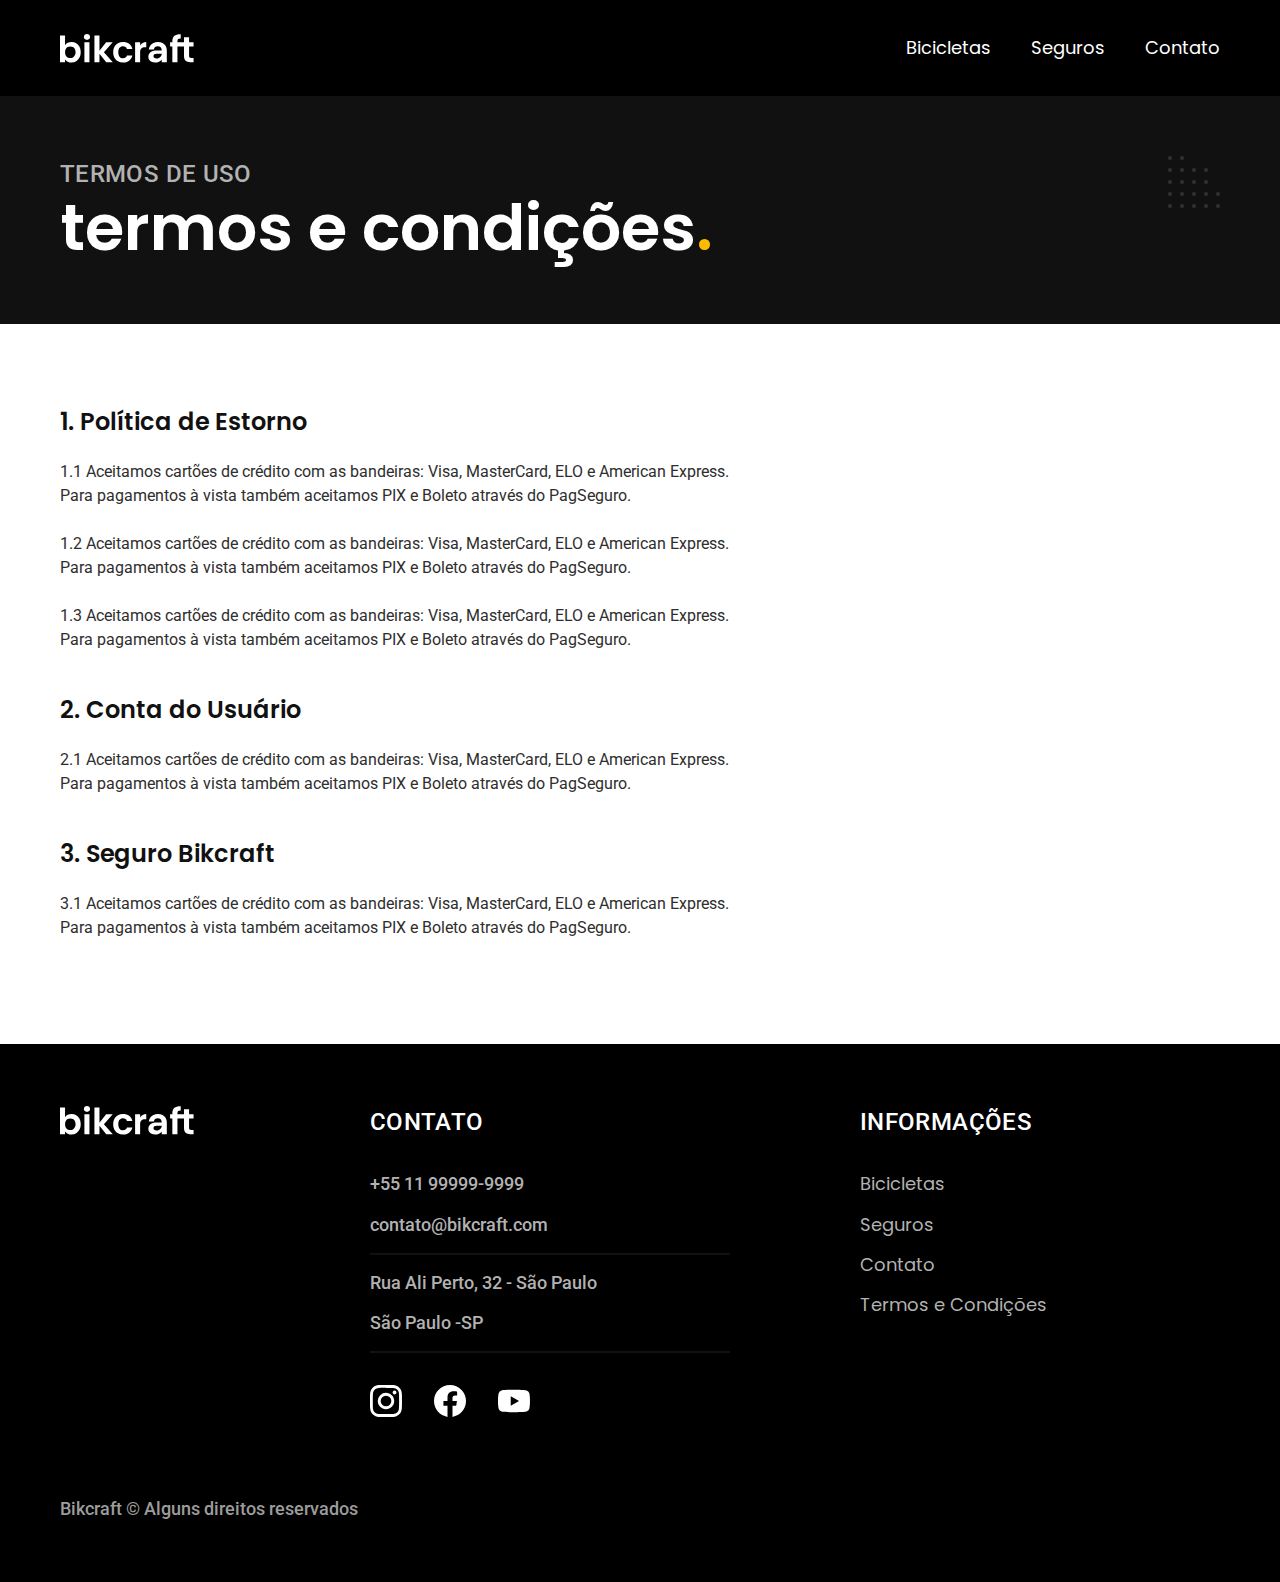
<file: termos.html>
<!DOCTYPE html>
<html lang="pt-br">

<head>
  <meta charset="UTF-8">
  <meta name="viewport" content="width=device-width, initial-scale=1.0">

  <title>Termos e Condições | Bikcraft</title>
  <meta name="description" content="Termos e condições.">

     <link rel="shortcut icon" href="./favicon.svg" type="image/x-icon">
  <link rel="preload" href="./css/style.css" as="style">
  <link rel="stylesheet" href="./css/style.css">

  <link rel="preconnect" href="https://fonts.googleapis.com">
  <link rel="preconnect" href="https://fonts.gstatic.com" crossorigin>
  <link href="https://fonts.googleapis.com/css2?family=Merriweather:ital,wght@1,900&family=Poppins:wght@400;600&family=Roboto:wght@400;500&display=swap" rel="stylesheet">
  <script>document.documentElement.classList.add('js');</script>
</head>

<body id="termos">
  <header class="header-bg">
    <div class="header container">
      <a href="./"><img src="./img/bikcraft.svg" alt="Bikcraft">
      </a>
      <nav aria-label="primaria">
        <ul class="header-menu font-1-m cor-0">
          <li><a href="./bicicletas.html">Bicicletas</a></li>
          <li><a href="./seguros.html">Seguros</a></li>
          <li><a href="./contato.html">Contato</a></li>
        </ul>
      </nav>
    </div>
  </header>

  <main>
    <div class="titulo-bg">
        <div class="titulo container">
          <h2 class="font-2-l-b cor-5">termos de uso</h2>
          <h1 class="font-1-xxl cor-0">termos e condições<span class="cor-p1">.</span></h1>
        </div>
    </div>

    <div class="termos font-2-s cor-10 container">
        <h2 class="font-1-l cor-11">1. Política de Estorno</h2>
        <p>1.1 Aceitamos cartões de crédito com as bandeiras: Visa, MasterCard, ELO e American Express. Para pagamentos à vista também aceitamos PIX e Boleto através do PagSeguro.</p>
        <p>1.2 Aceitamos cartões de crédito com as bandeiras: Visa, MasterCard, ELO e American Express. Para pagamentos à vista também aceitamos PIX e Boleto através do PagSeguro.
        </p>
        <p>1.3 Aceitamos cartões de crédito com as bandeiras: Visa, MasterCard, ELO e American Express. Para pagamentos à vista também aceitamos PIX e Boleto através do PagSeguro.</p>
        <h2 class="font-1-l cor-11">2. Conta do Usuário</h2>
        <p>2.1 Aceitamos cartões de crédito com as bandeiras: Visa, MasterCard, ELO e American Express. Para pagamentos à vista também aceitamos PIX e Boleto através do PagSeguro.</p>
        <h2 class="font-1-l cor-11">3. Seguro Bikcraft</h2>
        <p>3.1 Aceitamos cartões de crédito com as bandeiras: Visa, MasterCard, ELO e American Express. Para pagamentos à vista também aceitamos PIX e Boleto através do PagSeguro.</p>
    </div>
  </main>

  <footer class="footer-bg">
    <div class="footer container">
      <img src="./img/bikcraft.svg" alt="Bikcraft">
      <div class="footer-contato">
        <h3 class="font-2-l-b cor-0">Contato</h3>
        <ul class="font-2-m cor-5">
          <li><a href="tel:+5511999999999">+55 11 99999-9999</a></li>
          <li><a href="mailto:">contato@bikcraft.com</a></li>
          <li>Rua Ali Perto, 32 - São Paulo</li>
          <li>São Paulo -SP</li>
        </ul>
        <div class="footer-redes">
          <a href="./">
            <img src="./img/redes/instagram.svg" alt="Instagram">
          </a>
          <a href="./">
            <img src="./img/redes/facebook.svg" alt="Facebook">
          </a>
          <a href="./">
            <img src="./img/redes/youtube.svg" alt="YouTube">
          </a>
        </div>
      </div>
      <div class="footer-informacoes">
        <h3 class="font-2-l-b cor-0">Informações</h3>
        <nav>
          <ul class="font-1-m cor-5">
          <li><a href="./bicicletas.html">Bicicletas</a></li>
          <li><a href="./seguros.html">Seguros</a></li>
          <li><a href="./contato.html">Contato</a></li>
          <li><a href="./termos.html">Termos e Condições</a></li>
          </ul>
        </nav>
      </div>
      <p class="footer-copy font-2-m cor-6">Bikcraft © Alguns direitos reservados</p>
    </div>

  </footer>

  <script src="./js/script.js"></script>
</body>

</html>
</file>
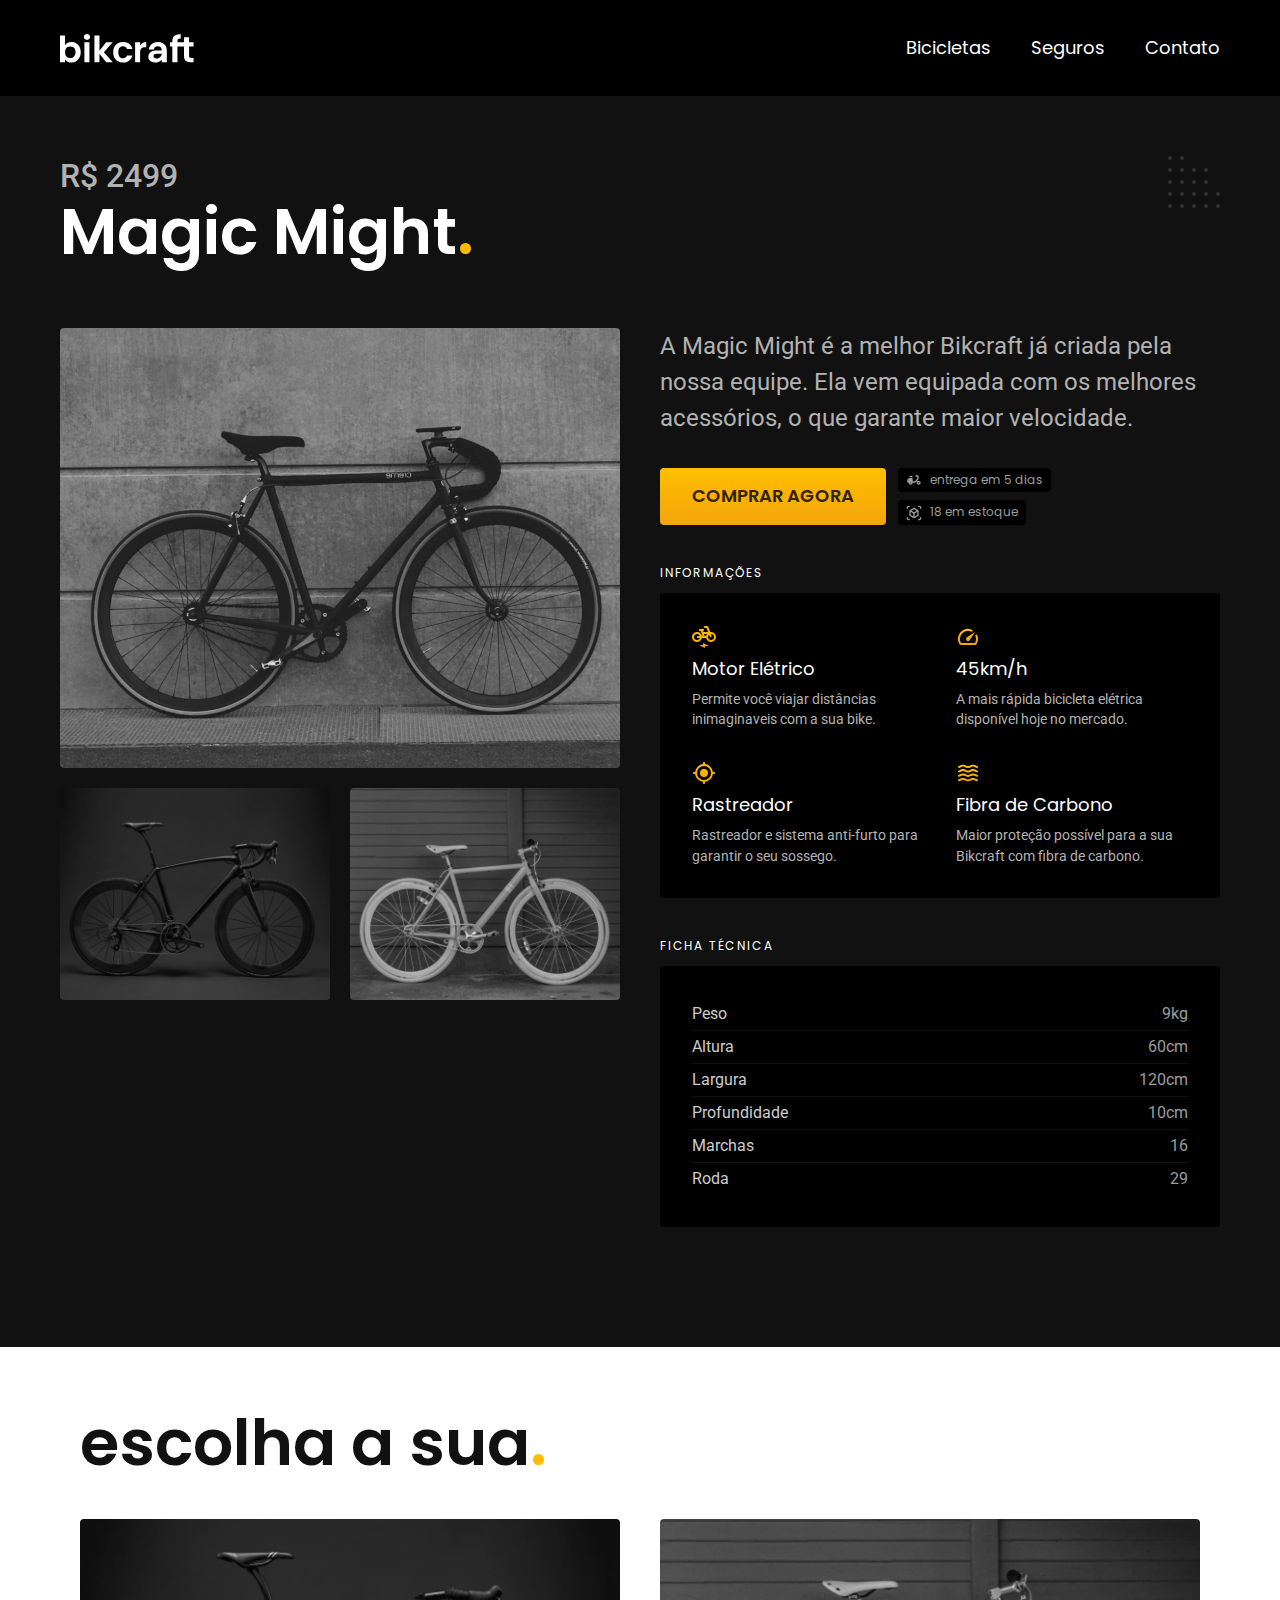
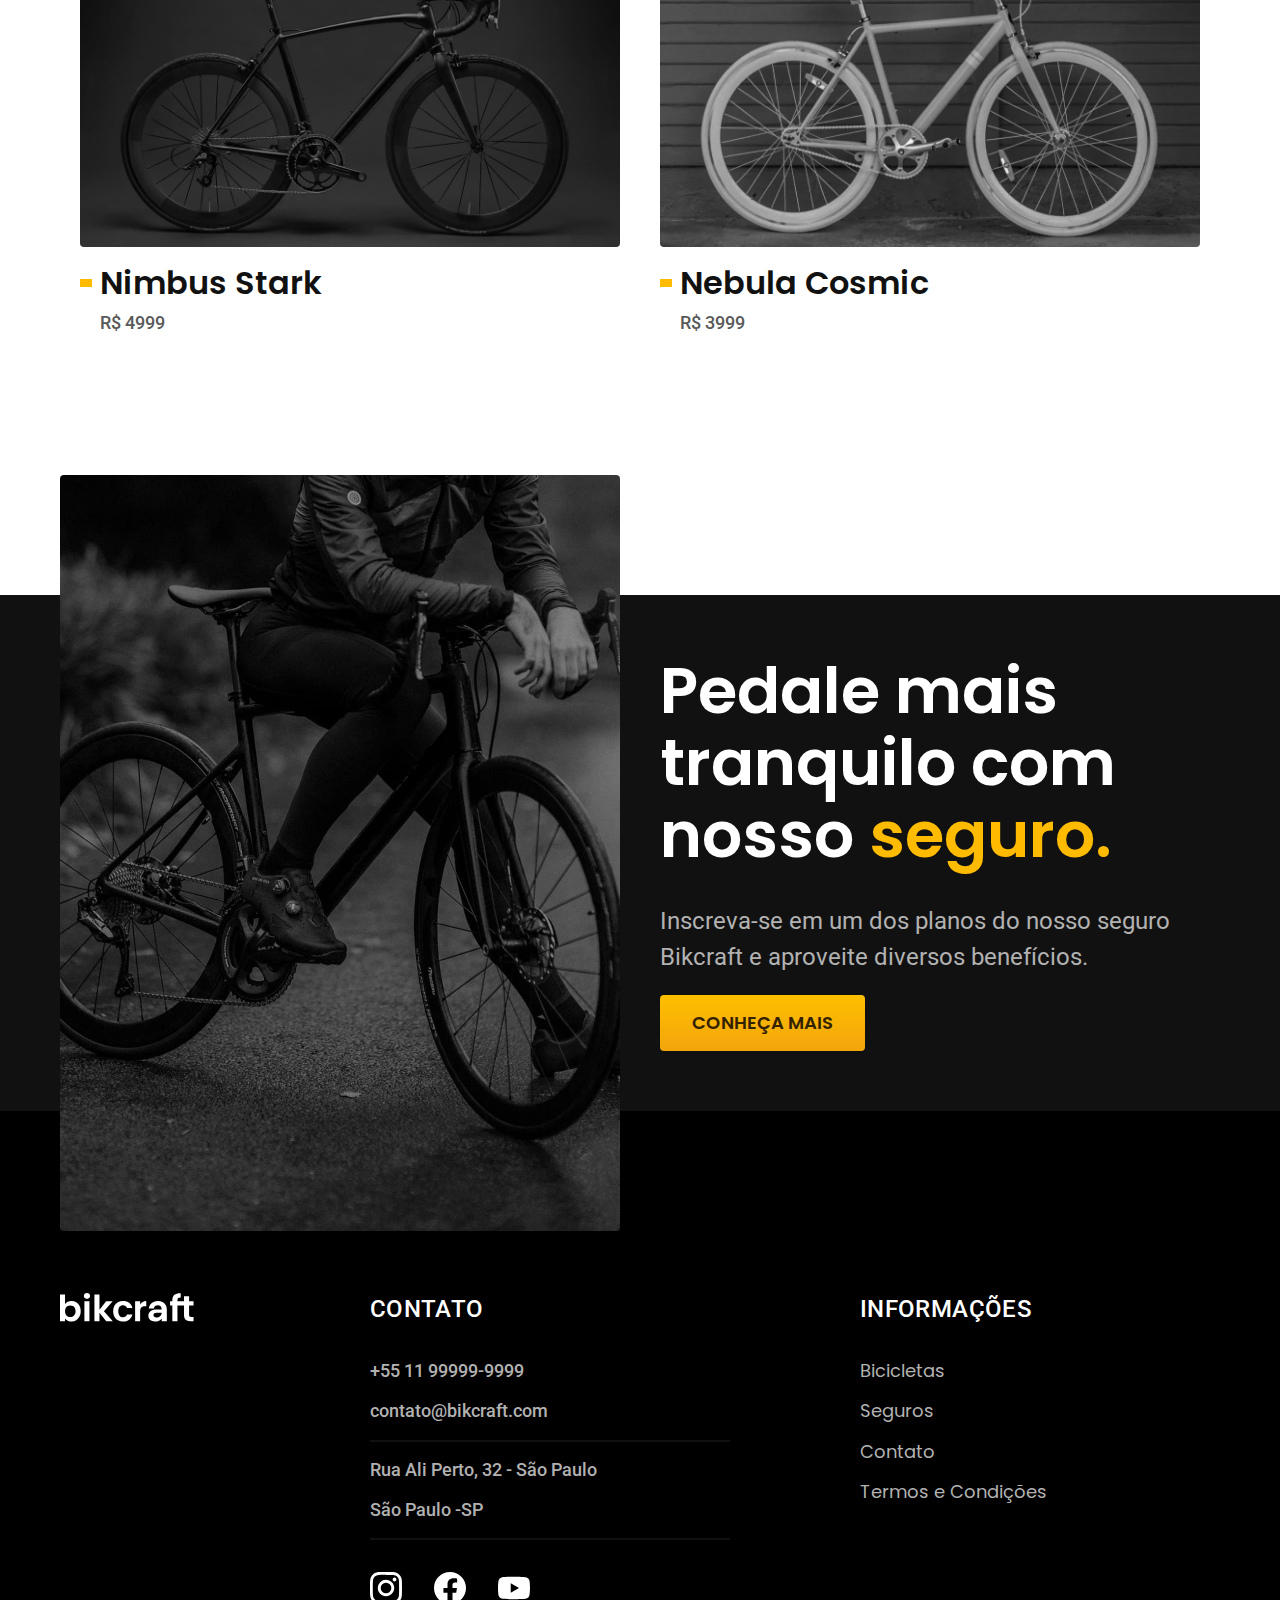
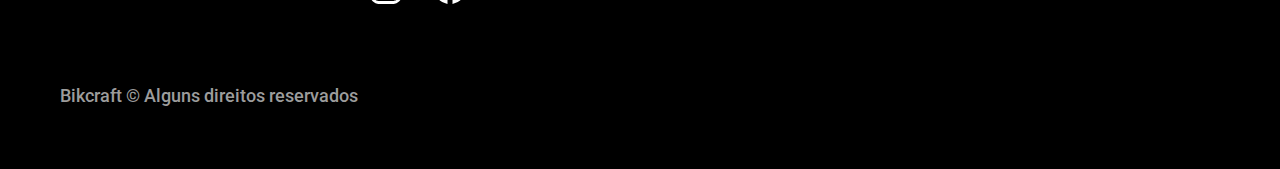
<file: bicicletas/magic.html>
<!DOCTYPE html>
<html lang="pt-br">

<head>
  <meta charset="UTF-8">
  <meta name="viewport" content="width=device-width, initial-scale=1.0">

  <title>Bicicleta Magic | Bikcraft</title>
  <meta name="description" content="Bicicleta Magic.">

  <link rel="shortcut icon" href="../favicon.svg" type="image/x-icon">
  <link rel="preload" href="../css/style.css" as="style">
  <link rel="stylesheet" href="../css/style.css">

  <link rel="preconnect" href="https://fonts.googleapis.com">
  <link rel="preconnect" href="https://fonts.gstatic.com" crossorigin>
  <link href="https://fonts.googleapis.com/css2?family=Merriweather:ital,wght@1,900&family=Poppins:wght@400;600&family=Roboto:wght@400;500&display=swap" rel="stylesheet">
  <script>document.documentElement.classList.add('js');</script>
</head>

<body id="bicicleta">
  <header class="header-bg">
    <div class="header container">
      <a href="../"><img src="../img/bikcraft.svg" alt="Bikcraft">
      </a>
      <nav aria-label="primaria">
        <ul class="header-menu font-1-m cor-0">
          <li><a href="../bicicletas.html">Bicicletas</a></li>
          <li><a href="../seguros.html">Seguros</a></li>
          <li><a href="../contato.html">Contato</a></li>
        </ul>
      </nav>
    </div>
  </header>

  <main class="titulo-bg">
    <div>
        <div class="titulo container">
          <h2 class="font-2-xl cor-5">R$ 2499</h2>
          <h1 class="font-1-xxl cor-0">Magic Might<span class="cor-p1">.</span></h1>
        </div>
    </div>
    <div class="bicicleta container">
        <div class="bicicleta-imagens">
          <img src="../img/bicicleta/nimbus2.jpg" alt="Bicicleta 1">
            <img src="../img/bicicleta/nimbus1.jpg" alt="Bicicleta 2">
            <img src="../img/bicicleta/nimbus3.jpg" alt="Bicicleta 3">
        </div>
        <div class="bicicleta-conteudo">
            <p class="font-2-l cor-5">A Magic Might é a melhor Bikcraft já criada pela nossa equipe. Ela vem equipada com os melhores acessórios, o que garante maior velocidade.</p>
            <div class="bicicleta-comprar">
                <a class="botao" href="../orcamento.html?tipo=bikcraft&produto=magic">Comprar Agora</a>
                <span class="font-1-xs cor-6"><img src="../img/icones/entrega.svg" alt="">entrega em 5 dias</span>
                <span class="font-1-xs cor-6"><img src="../img/icones/estoque.svg" alt="">18 em estoque</span>
            </div>
        
            <h2 class="font-1-xs cor-0">Informações</h2>
            <ul class="bicicleta-informacoes">
            <li>
                <img src="../img/icones/eletrica.svg" alt="">
                <h3 class="font-1-m cor-0">Motor Elétrico</h3>
                <p class="font-2-xs cor-5">Permite você viajar distâncias inimaginaveis com a sua bike.</p>
            </li>
            <li>
                <img src="../img/icones/velocidade.svg" alt="">
                <h3 class="font-1-m cor-0">45km/h</h3>
                <p class="font-2-xs cor-5">A mais rápida bicicleta elétrica disponível hoje no mercado.</p>
            </li>
            <li>
                <img src="../img/icones/rastreador.svg" alt="">
                <h3 class="font-1-m cor-0">Rastreador</h3>
                <p class="font-2-xs cor-5">Rastreador e sistema anti-furto para garantir o seu sossego.</p>
            </li>
            <li>
                <img src="../img/icones/carbono.svg" alt="">
                <h3 class="font-1-m cor-0">Fibra de Carbono</h3>
                <p class="font-2-xs cor-5">Maior proteção possível para a sua Bikcraft com fibra de carbono.</p>
            </li>
            </ul>
            <h2 class="font-1-xs cor-0">Ficha técnica</h2>
            <ul class="bicicleta-ficha font-2-s cor-4">
                <li>Peso <span>9kg</span></li>
                <li>Altura <span>60cm</span></li>
                <li>Largura <span>120cm</span></li>
                <li>Profundidade <span>10cm</span></li>
                <li>Marchas <span>16</span></li>
                <li>Roda <span>29</span></li>
             </ul>
        </div>    
    </div>
  </main>

  <article class="container bicicletas-lista">
    <h2 class="container font-1-xxl">escolha a sua<span class="cor-p1">.</span></h2>

    <ul>
      <li>
        <a href="./nimbus.html">
          <img src="../img/bicicletas/nimbus.jpg" alt="Bicicleta preta">
          <h3 class="font-1-xl">Nimbus Stark</h3>
          <span class="font-2-m cor-8">R$ 4999</span>
        </a>
      </li>
      <li>
        <a href="./nebula.html">
          <img src="../img/bicicletas/nebula.jpg" alt="Bicicleta preta">
          <h3 class="font-1-xl">Nebula Cosmic</h3>
          <span class="font-2-m cor-8">R$ 3999</span>
        </a>
      </li>
    </ul>
  </article>

  <article class="seguro-bg">
    <div class="seguro container">
      <div class="seguro-imagem">
        <img src="../img/fotos/seguros.jpg" alt="Pessoa parada em cima de uma bicicleta.">
      </div>
      <div class="seguro-conteudo">
        <h2 class="font-1-xxl cor-0">Pedale mais tranquilo com nosso <span class="cor-p1">seguro.</span></h2>
        <p class="font-2-l cor-5">Inscreva-se em um dos planos do nosso seguro Bikcraft e aproveite diversos benefícios.</p>
        <a class="botao" href="../seguros.html">Conheça Mais</a>
      </div>
    </div>
  </article>

  <footer class="footer-bg">
    <div class="footer container">
      <img src="../img/bikcraft.svg" alt="Bikcraft">
      <div class="footer-contato">
        <h3 class="font-2-l-b cor-0">Contato</h3>
        <ul class="font-2-m cor-5">
          <li><a href="tel:+5511999999999">+55 11 99999-9999</a></li>
          <li><a href="mailto:">contato@bikcraft.com</a></li>
          <li>Rua Ali Perto, 32 - São Paulo</li>
          <li>São Paulo -SP</li>
        </ul>
        <div class="footer-redes">
          <a href="./">
            <img src="../img/redes/instagram.svg" alt="Instagram">
          </a>
          <a href="./">
            <img src="../img/redes/facebook.svg" alt="Facebook">
          </a>
          <a href="./">
            <img src="../img/redes/youtube.svg" alt="YouTube">
          </a>
        </div>
      </div>
      <div class="footer-informacoes">
        <h3 class="font-2-l-b cor-0">Informações</h3>
        <nav>
          <ul class="font-1-m cor-5">
          <li><a href="../bicicletas.html">Bicicletas</a></li>
          <li><a href="../seguros.html">Seguros</a></li>
          <li><a href="../contato.html">Contato</a></li>
          <li><a href="../termos.html">Termos e Condições</a></li>
          </ul>
        </nav>
      </div>
      <p class="footer-copy font-2-m cor-6">Bikcraft © Alguns direitos reservados</p>
    </div>

  </footer>

  <script src="../js/script.js"></script>
</body>

</html>
</file>
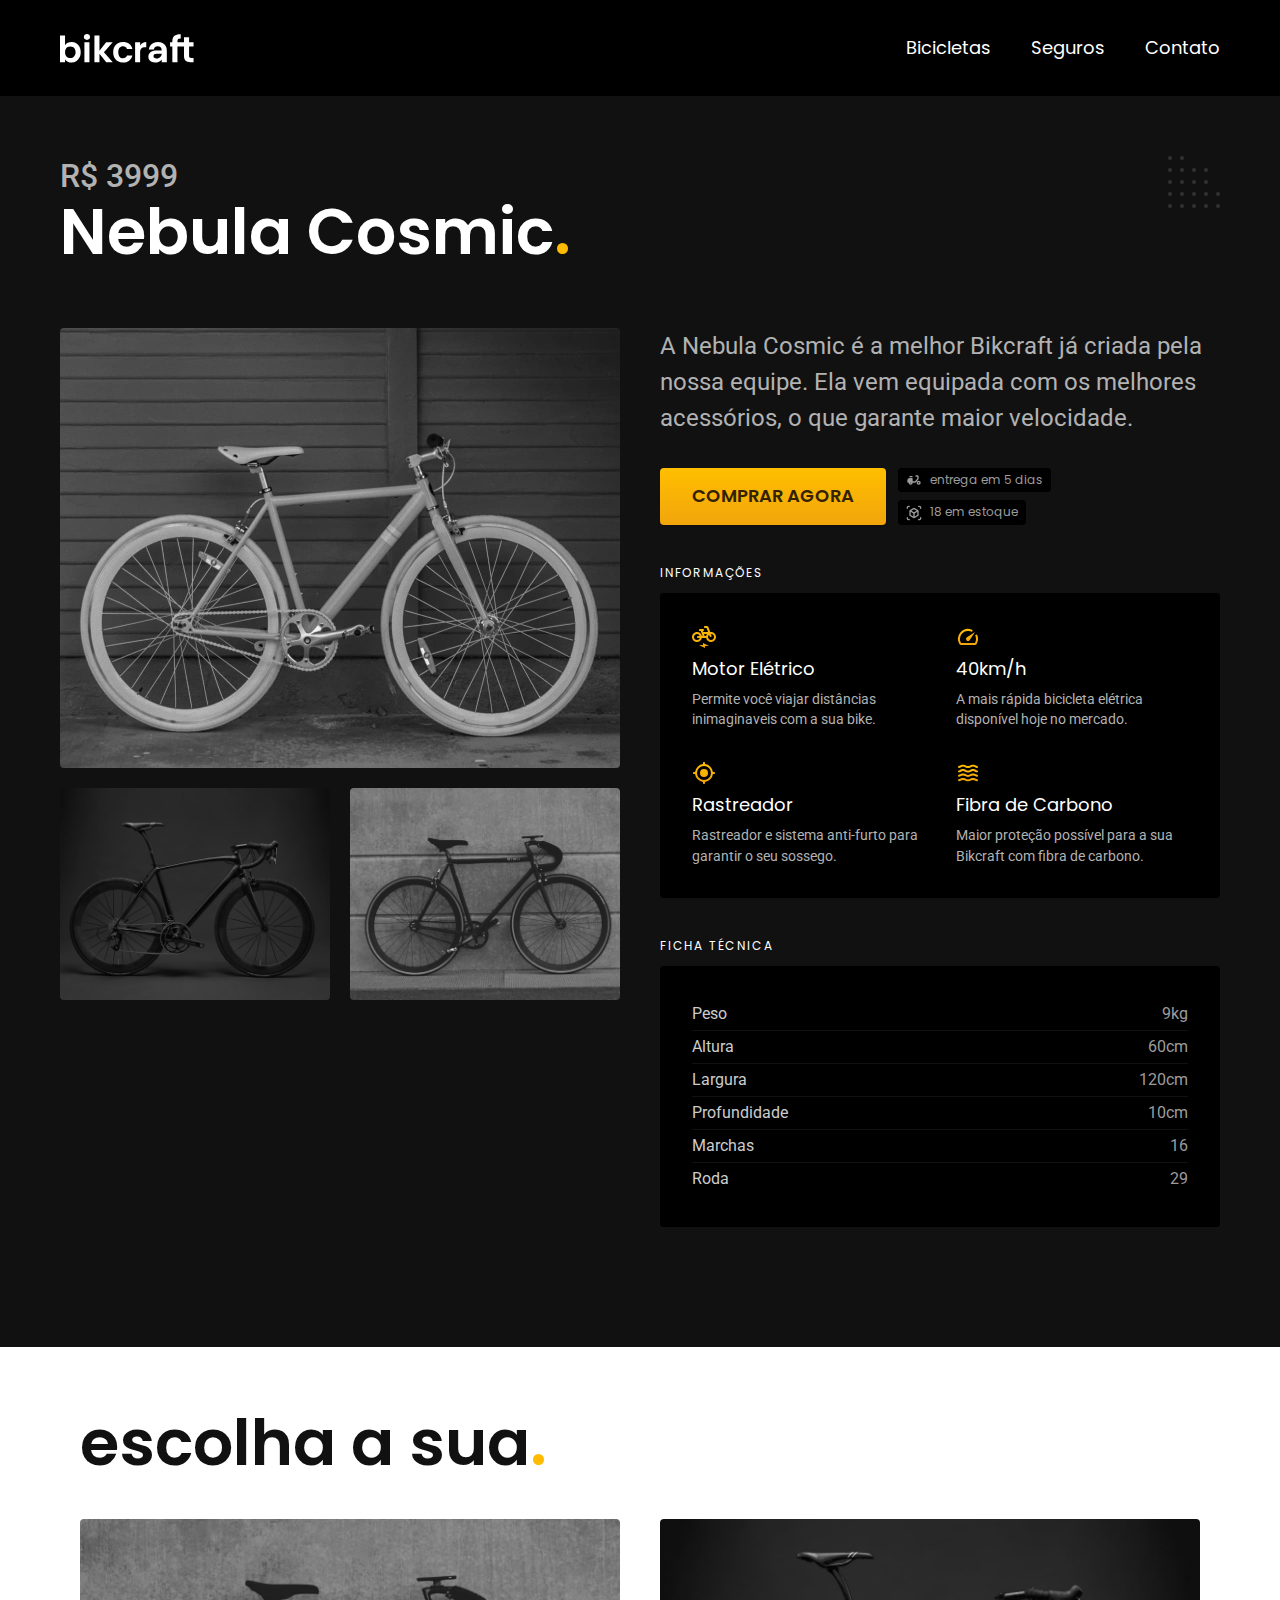
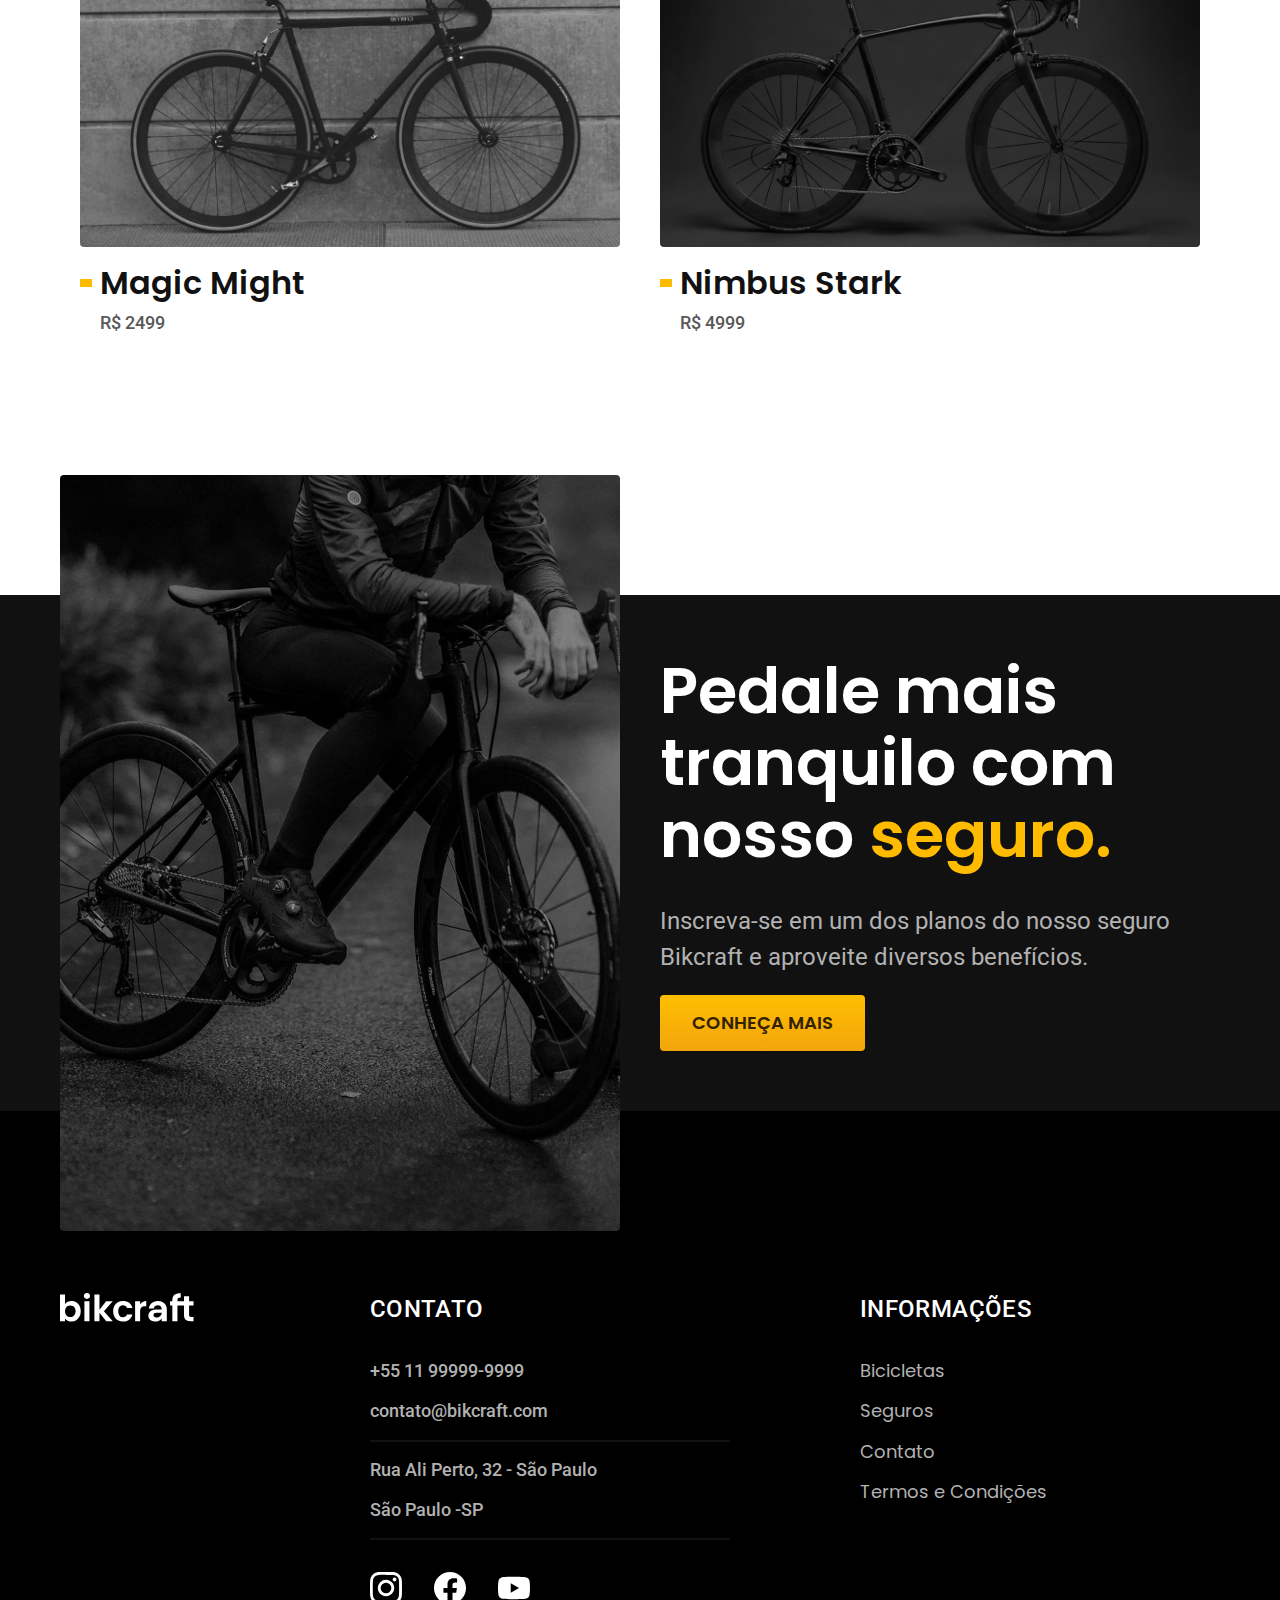
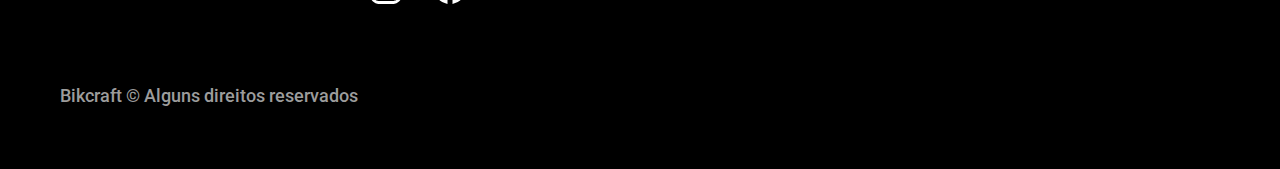
<file: bicicletas/nebula.html>
<!DOCTYPE html>
<html lang="pt-br">

<head>
  <meta charset="UTF-8">
  <meta name="viewport" content="width=device-width, initial-scale=1.0">

  <title>Bicicleta Nebula | Bikcraft</title>
  <meta name="description" content="Bicicleta Nebula.">

  <link rel="shortcut icon" href="../favicon.svg" type="image/x-icon">
  <link rel="preload" href="../css/style.css" as="style">
  <link rel="stylesheet" href="../css/style.css">

  <link rel="preconnect" href="https://fonts.googleapis.com">
  <link rel="preconnect" href="https://fonts.gstatic.com" crossorigin>
  <link href="https://fonts.googleapis.com/css2?family=Merriweather:ital,wght@1,900&family=Poppins:wght@400;600&family=Roboto:wght@400;500&display=swap" rel="stylesheet">
  <script>document.documentElement.classList.add('js');</script>
</head>

<body id="bicicleta">
  <header class="header-bg">
    <div class="header container">
      <a href="../"><img src="../img/bikcraft.svg" alt="Bikcraft">
      </a>
      <nav aria-label="primaria">
        <ul class="header-menu font-1-m cor-0">
          <li><a href="../bicicletas.html">Bicicletas</a></li>
          <li><a href="../seguros.html">Seguros</a></li>
          <li><a href="../contato.html">Contato</a></li>
        </ul>
      </nav>
    </div>
  </header>

  <main class="titulo-bg">
    <div>
        <div class="titulo container">
          <h2 class="font-2-xl cor-5">R$ 3999</h2>
          <h1 class="font-1-xxl cor-0">Nebula Cosmic<span class="cor-p1">.</span></h1>
        </div>
    </div>
    <div class="bicicleta container">
        <div class="bicicleta-imagens">
          <img src="../img/bicicleta/nimbus3.jpg" alt="Bicicleta 1">
            <img src="../img/bicicleta/nimbus1.jpg" alt="Bicicleta 2">
            <img src="../img/bicicleta/nimbus2.jpg" alt="Bicicleta 3">
        </div>
        <div class="bicicleta-conteudo">
            <p class="font-2-l cor-5">A Nebula Cosmic é a melhor Bikcraft já criada pela nossa equipe. Ela vem equipada com os melhores acessórios, o que garante maior velocidade.</p>
            <div class="bicicleta-comprar">
                <a class="botao" href="../orcamento.html?tipo=bikcraft&produto=nebula">Comprar Agora</a>
                <span class="font-1-xs cor-6"><img src="../img/icones/entrega.svg" alt="">entrega em 5 dias</span>
                <span class="font-1-xs cor-6"><img src="../img/icones/estoque.svg" alt="">18 em estoque</span>
            </div>
        
            <h2 class="font-1-xs cor-0">Informações</h2>
            <ul class="bicicleta-informacoes">
            <li>
                <img src="../img/icones/eletrica.svg" alt="">
                <h3 class="font-1-m cor-0">Motor Elétrico</h3>
                <p class="font-2-xs cor-5">Permite você viajar distâncias inimaginaveis com a sua bike.</p>
            </li>
            <li>
                <img src="../img/icones/velocidade.svg" alt="">
                <h3 class="font-1-m cor-0">40km/h</h3>
                <p class="font-2-xs cor-5">A mais rápida bicicleta elétrica disponível hoje no mercado.</p>
            </li>
            <li>
                <img src="../img/icones/rastreador.svg" alt="">
                <h3 class="font-1-m cor-0">Rastreador</h3>
                <p class="font-2-xs cor-5">Rastreador e sistema anti-furto para garantir o seu sossego.</p>
            </li>
            <li>
                <img src="../img/icones/carbono.svg" alt="">
                <h3 class="font-1-m cor-0">Fibra de Carbono</h3>
                <p class="font-2-xs cor-5">Maior proteção possível para a sua Bikcraft com fibra de carbono.</p>
            </li>
            </ul>
            <h2 class="font-1-xs cor-0">Ficha técnica</h2>
            <ul class="bicicleta-ficha font-2-s cor-4">
                <li>Peso <span>9kg</span></li>
                <li>Altura <span>60cm</span></li>
                <li>Largura <span>120cm</span></li>
                <li>Profundidade <span>10cm</span></li>
                <li>Marchas <span>16</span></li>
                <li>Roda <span>29</span></li>
             </ul>
        </div>    
    </div>
  </main>

  <article class="container bicicletas-lista">
    <h2 class="container font-1-xxl">escolha a sua<span class="cor-p1">.</span></h2>

    <ul>
      <li>
        <a href="./magic.html">
          <img src="../img/bicicletas/magic.jpg" alt="Bicicleta preta">
          <h3 class="font-1-xl">Magic Might</h3>
          <span class="font-2-m cor-8">R$ 2499</span>
        </a>
      </li>
      <li>
        <a href="./nimbus.html">
          <img src="../img/bicicletas/nimbus.jpg" alt="Bicicleta preta">
          <h3 class="font-1-xl">Nimbus Stark</h3>
          <span class="font-2-m cor-8">R$ 4999</span>
        </a>
      </li>
    </ul>
  </article>

  <article class="seguro-bg">
    <div class="seguro container">
      <div class="seguro-imagem">
        <img src="../img/fotos/seguros.jpg" alt="Pessoa parada em cima de uma bicicleta.">
      </div>
      <div class="seguro-conteudo">
        <h2 class="font-1-xxl cor-0">Pedale mais tranquilo com nosso <span class="cor-p1">seguro.</span></h2>
        <p class="font-2-l cor-5">Inscreva-se em um dos planos do nosso seguro Bikcraft e aproveite diversos benefícios.</p>
        <a class="botao" href="../seguros.html">Conheça Mais</a>
      </div>
    </div>
  </article>

  <footer class="footer-bg">
    <div class="footer container">
      <img src="../img/bikcraft.svg" alt="Bikcraft">
      <div class="footer-contato">
        <h3 class="font-2-l-b cor-0">Contato</h3>
        <ul class="font-2-m cor-5">
          <li><a href="tel:+5511999999999">+55 11 99999-9999</a></li>
          <li><a href="mailto:">contato@bikcraft.com</a></li>
          <li>Rua Ali Perto, 32 - São Paulo</li>
          <li>São Paulo -SP</li>
        </ul>
        <div class="footer-redes">
          <a href="./">
            <img src="../img/redes/instagram.svg" alt="Instagram">
          </a>
          <a href="./">
            <img src="../img/redes/facebook.svg" alt="Facebook">
          </a>
          <a href="./">
            <img src="../img/redes/youtube.svg" alt="YouTube">
          </a>
        </div>
      </div>
      <div class="footer-informacoes">
        <h3 class="font-2-l-b cor-0">Informações</h3>
        <nav>
          <ul class="font-1-m cor-5">
          <li><a href="../bicicletas.html">Bicicletas</a></li>
          <li><a href="../seguros.html">Seguros</a></li>
          <li><a href="../contato.html">Contato</a></li>
          <li><a href="../termos.html">Termos e Condições</a></li>
          </ul>
        </nav>
      </div>
      <p class="footer-copy font-2-m cor-6">Bikcraft © Alguns direitos reservados</p>
    </div>

  </footer>

  <script src="../js/script.js"></script>
</body>

</html>
</file>
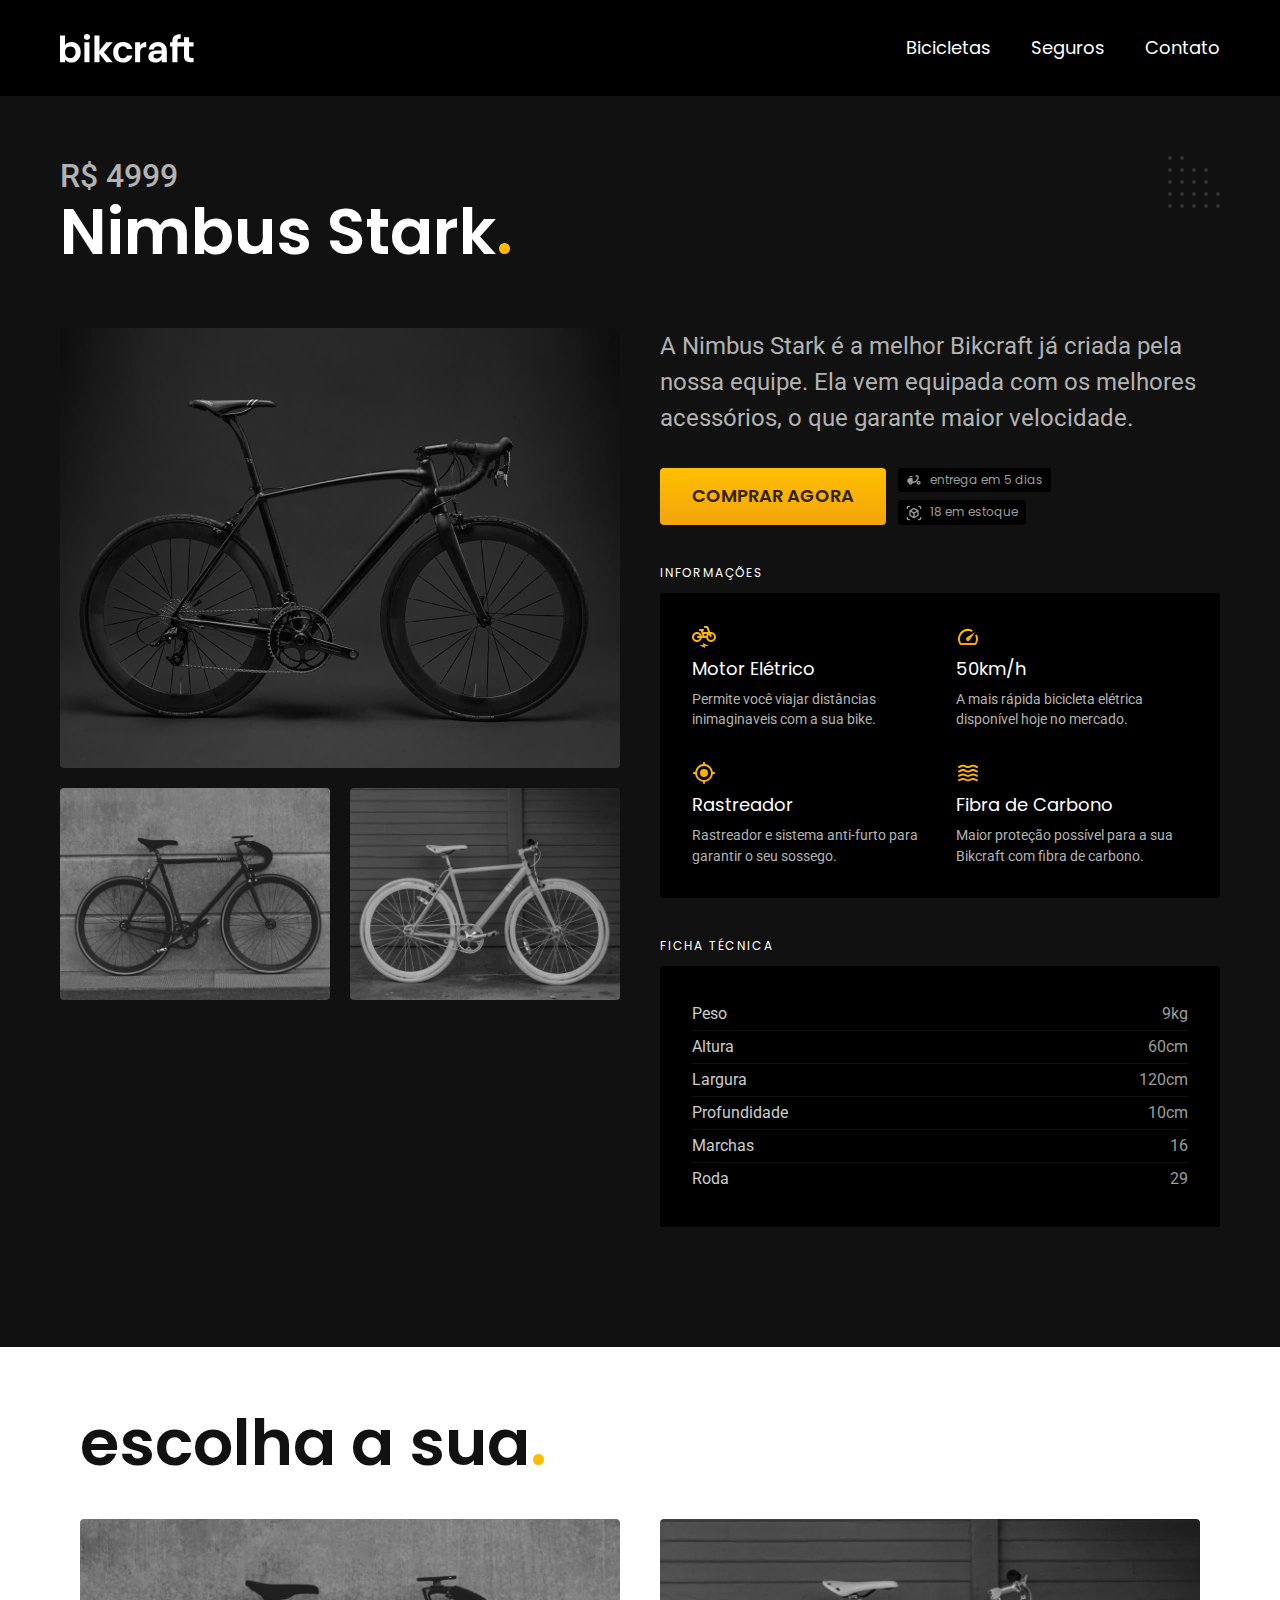
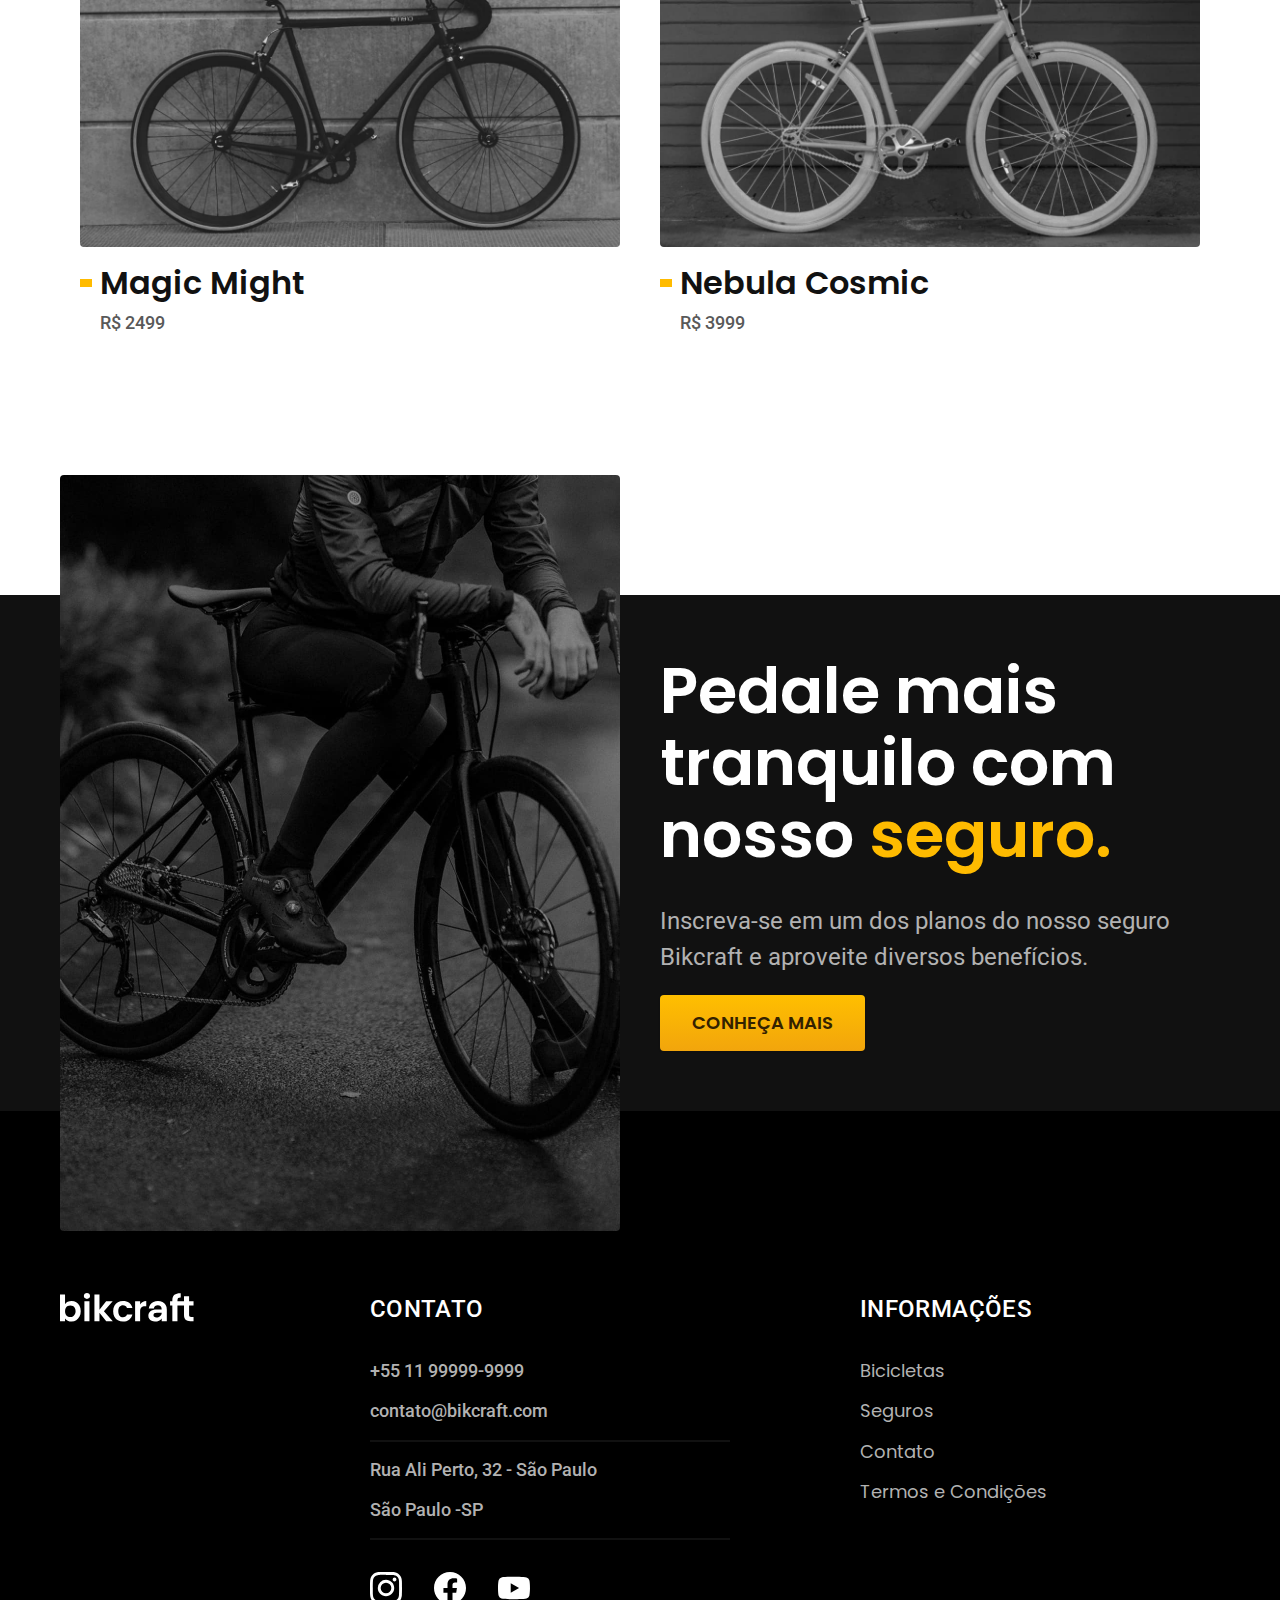
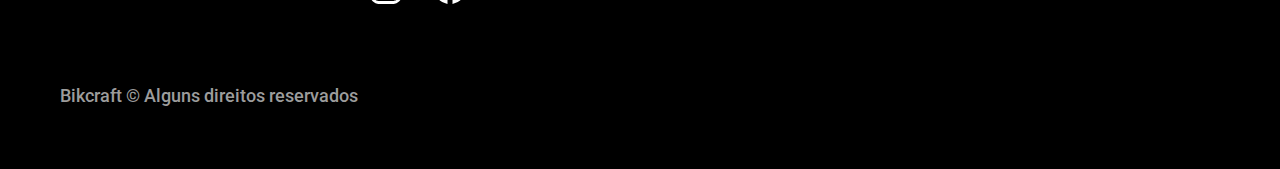
<file: bicicletas/nimbus.html>
<!DOCTYPE html>
<html lang="pt-br">

<head>
  <meta charset="UTF-8">
  <meta name="viewport" content="width=device-width, initial-scale=1.0">

  <title>Bicicleta Nimbus | Bikcraft</title>
  <meta name="description" content="Bicicleta Nimbus.">

  <link rel="shortcut icon" href="../favicon.svg" type="image/x-icon">
  <link rel="preload" href="../css/style.css" as="style">
  <link rel="stylesheet" href="../css/style.css">

  <link rel="preconnect" href="https://fonts.googleapis.com">
  <link rel="preconnect" href="https://fonts.gstatic.com" crossorigin>
  <link href="https://fonts.googleapis.com/css2?family=Merriweather:ital,wght@1,900&family=Poppins:wght@400;600&family=Roboto:wght@400;500&display=swap" rel="stylesheet">
  <script>document.documentElement.classList.add('js');</script>
</head>

<body id="bicicleta">
  <header class="header-bg">
    <div class="header container">
      <a href="../"><img src="../img/bikcraft.svg" alt="Bikcraft">
      </a>
      <nav aria-label="primaria">
        <ul class="header-menu font-1-m cor-0">
          <li><a href="../bicicletas.html">Bicicletas</a></li>
          <li><a href="../seguros.html">Seguros</a></li>
          <li><a href="../contato.html">Contato</a></li>
        </ul>
      </nav>
    </div>
  </header>

  <main class="titulo-bg">
    <div>
        <div class="titulo container">
          <h2 class="font-2-xl cor-5">R$ 4999</h2>
          <h1 class="font-1-xxl cor-0">Nimbus Stark<span class="cor-p1">.</span></h1>
        </div>
    </div>
    <div class="bicicleta container">
        <div class="bicicleta-imagens">
            <img src="../img/bicicleta/nimbus1.jpg" alt="Bicicleta 1">
            <img src="../img/bicicleta/nimbus2.jpg" alt="Bicicleta 2">
            <img src="../img/bicicleta/nimbus3.jpg" alt="Bicicleta 3">
        </div>
        <div class="bicicleta-conteudo">
            <p class="font-2-l cor-5">A Nimbus Stark é a melhor Bikcraft já criada pela nossa equipe. Ela vem equipada com os melhores acessórios, o que garante maior velocidade.</p>
            <div class="bicicleta-comprar">
                <a class="botao" href="../orcamento.html?tipo=bikcraft&produto=nimbus">Comprar Agora</a>
                <span class="font-1-xs cor-6"><img src="../img/icones/entrega.svg" alt="">entrega em 5 dias</span>
                <span class="font-1-xs cor-6"><img src="../img/icones/estoque.svg" alt="">18 em estoque</span>
            </div>
        
            <h2 class="font-1-xs cor-0">Informações</h2>
            <ul class="bicicleta-informacoes">
            <li>
                <img src="../img/icones/eletrica.svg" alt="">
                <h3 class="font-1-m cor-0">Motor Elétrico</h3>
                <p class="font-2-xs cor-5">Permite você viajar distâncias inimaginaveis com a sua bike.</p>
            </li>
            <li>
                <img src="../img/icones/velocidade.svg" alt="">
                <h3 class="font-1-m cor-0">50km/h</h3>
                <p class="font-2-xs cor-5">A mais rápida bicicleta elétrica disponível hoje no mercado.</p>
            </li>
            <li>
                <img src="../img/icones/rastreador.svg" alt="">
                <h3 class="font-1-m cor-0">Rastreador</h3>
                <p class="font-2-xs cor-5">Rastreador e sistema anti-furto para garantir o seu sossego.</p>
            </li>
            <li>
                <img src="../img/icones/carbono.svg" alt="">
                <h3 class="font-1-m cor-0">Fibra de Carbono</h3>
                <p class="font-2-xs cor-5">Maior proteção possível para a sua Bikcraft com fibra de carbono.</p>
            </li>
            </ul>
            <h2 class="font-1-xs cor-0">Ficha técnica</h2>
            <ul class="bicicleta-ficha font-2-s cor-4">
                <li>Peso <span>9kg</span></li>
                <li>Altura <span>60cm</span></li>
                <li>Largura <span>120cm</span></li>
                <li>Profundidade <span>10cm</span></li>
                <li>Marchas <span>16</span></li>
                <li>Roda <span>29</span></li>
             </ul>
        </div>    
    </div>
  </main>

  <article class="container bicicletas-lista">
    <h2 class="container font-1-xxl">escolha a sua<span class="cor-p1">.</span></h2>

    <ul>
      <li>
        <a href="./magic.html">
          <img src="../img/bicicletas/magic.jpg" alt="Bicicleta preta">
          <h3 class="font-1-xl">Magic Might</h3>
          <span class="font-2-m cor-8">R$ 2499</span>
        </a>
      </li>
      <li>
        <a href="./nebula.html">
          <img src="../img/bicicletas/nebula.jpg" alt="Bicicleta preta">
          <h3 class="font-1-xl">Nebula Cosmic</h3>
          <span class="font-2-m cor-8">R$ 3999</span>
        </a>
      </li>
    </ul>
  </article>

  <article class="seguro-bg">
    <div class="seguro container">
      <div class="seguro-imagem">
        <img src="../img/fotos/seguros.jpg" alt="Pessoa parada em cima de uma bicicleta.">
      </div>
      <div class="seguro-conteudo">
        <h2 class="font-1-xxl cor-0">Pedale mais tranquilo com nosso <span class="cor-p1">seguro.</span></h2>
        <p class="font-2-l cor-5">Inscreva-se em um dos planos do nosso seguro Bikcraft e aproveite diversos benefícios.</p>
        <a class="botao" href="../seguros.html">Conheça Mais</a>
      </div>
    </div>
  </article>

  <footer class="footer-bg">
    <div class="footer container">
      <img src="../img/bikcraft.svg" alt="Bikcraft">
      <div class="footer-contato">
        <h3 class="font-2-l-b cor-0">Contato</h3>
        <ul class="font-2-m cor-5">
          <li><a href="tel:+5511999999999">+55 11 99999-9999</a></li>
          <li><a href="mailto:">contato@bikcraft.com</a></li>
          <li>Rua Ali Perto, 32 - São Paulo</li>
          <li>São Paulo -SP</li>
        </ul>
        <div class="footer-redes">
          <a href="./">
            <img src="../img/redes/instagram.svg" alt="Instagram">
          </a>
          <a href="./">
            <img src="../img/redes/facebook.svg" alt="Facebook">
          </a>
          <a href="./">
            <img src="../img/redes/youtube.svg" alt="YouTube">
          </a>
        </div>
      </div>
      <div class="footer-informacoes">
        <h3 class="font-2-l-b cor-0">Informações</h3>
        <nav>
          <ul class="font-1-m cor-5">
          <li><a href="../bicicletas.html">Bicicletas</a></li>
          <li><a href="../seguros.html">Seguros</a></li>
          <li><a href="../contato.html">Contato</a></li>
          <li><a href="../termos.html">Termos e Condições</a></li>
          </ul>
        </nav>
      </div>
      <p class="footer-copy font-2-m cor-6">Bikcraft © Alguns direitos reservados</p>
    </div>

  </footer>

  <script src="../js/script.js"></script>
</body>

</html>
</file>
<file: css/style.css>
@import "./global/global.css";
@import "./utilidades/tipografia.css";
@import "./utilidades/cores.css";
@import "./utilidades/animacao.css";

@import "./global/header.css";
@import "./global/footer.css";

/* Utilidades */
@import "./utilidades/componentes.css";
@import "./utilidades/formulario.css";

/* Home */
@import "./home/introducao.css";
@import "./home/tecnologia.css";
@import "./home/parceiros.css";
@import "./home/depoimento.css";

/* Bicicletas */
@import "./bicicletas/bicicletas-lista.css";
@import "./bicicletas/bicicletas.css";

/* Bicicleta */
@import "./bicicleta/bicicleta.css";
@import "./bicicleta/seguro.css";

/* Seguros */
@import "./seguros/seguros.css";
@import "./seguros/perguntas.css";
@import "./seguros/vantagens.css";

/* Contato */
@import "./contato/contato.css";
@import "./contato/lojas.css";

/* Orçamento */
@import "./orcamento/orcamento.css";

/* Termos */
@import "./termos/termos.css";
</file>
